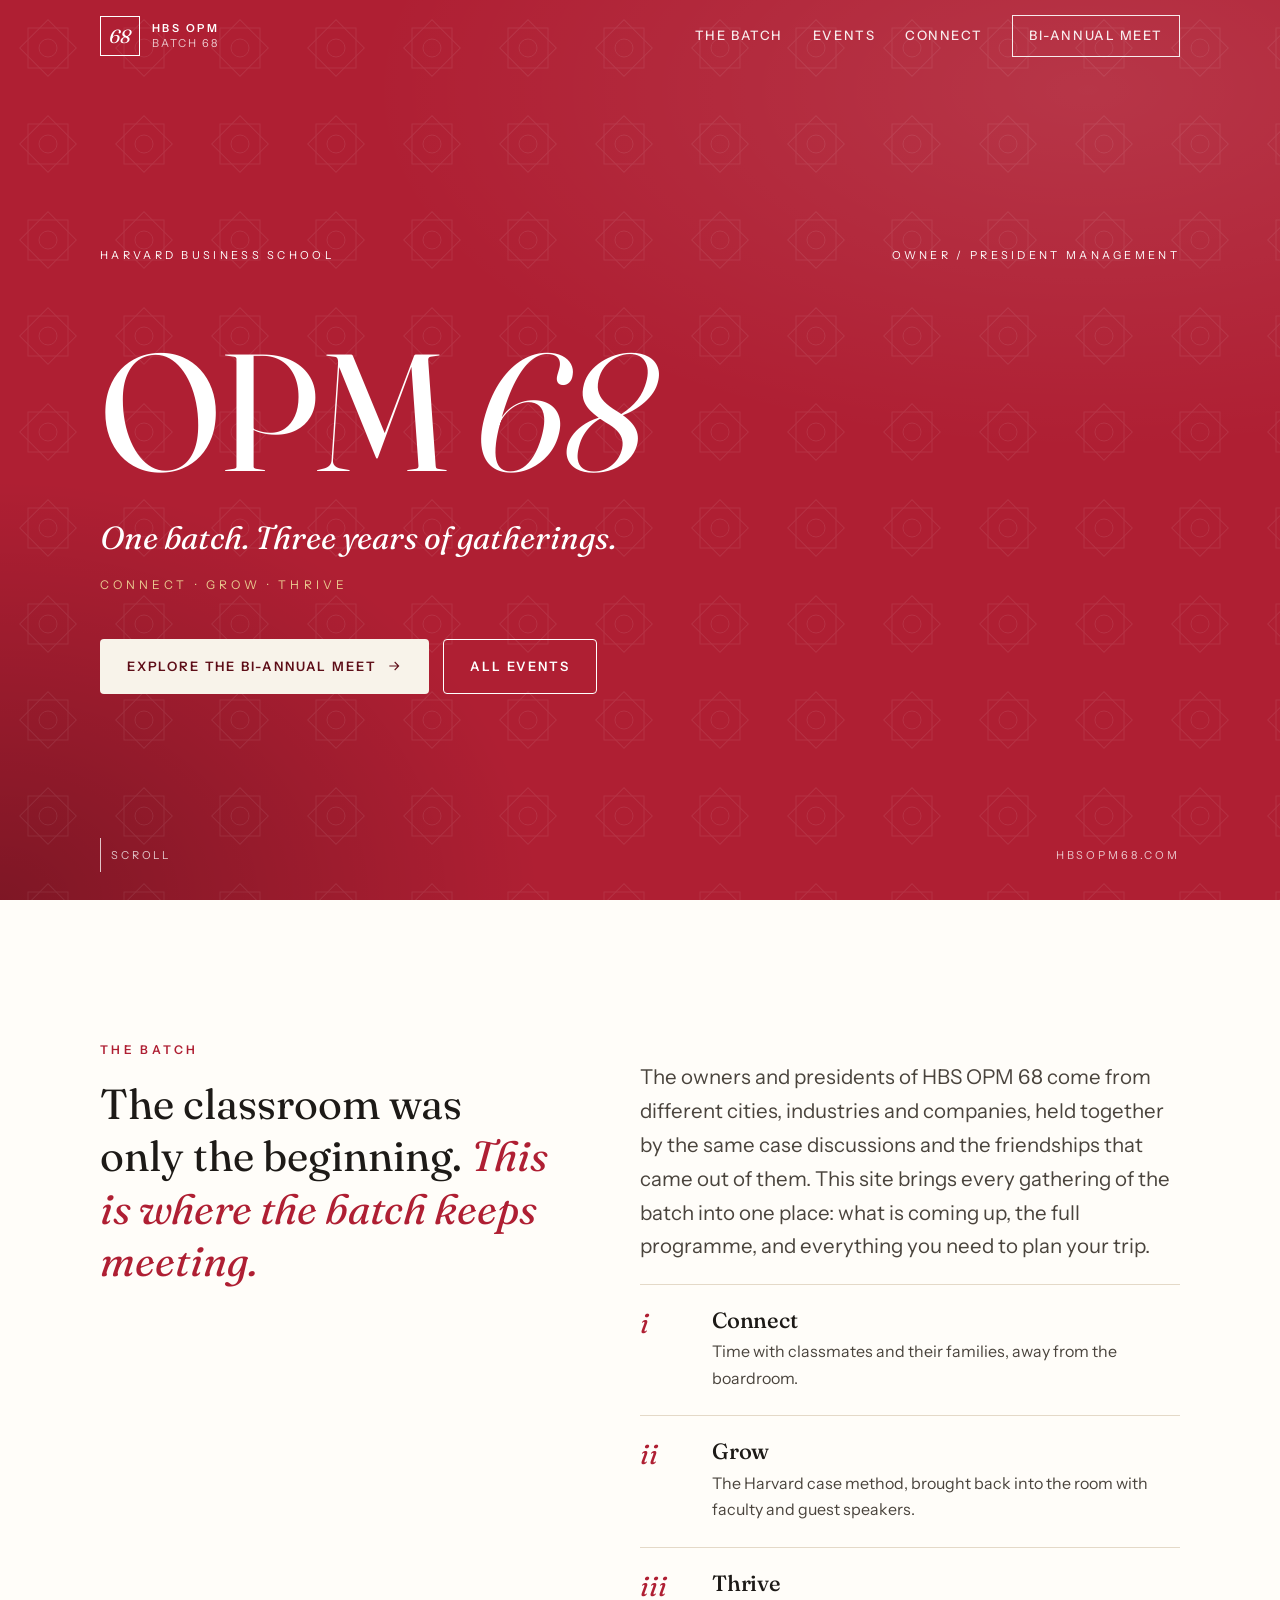
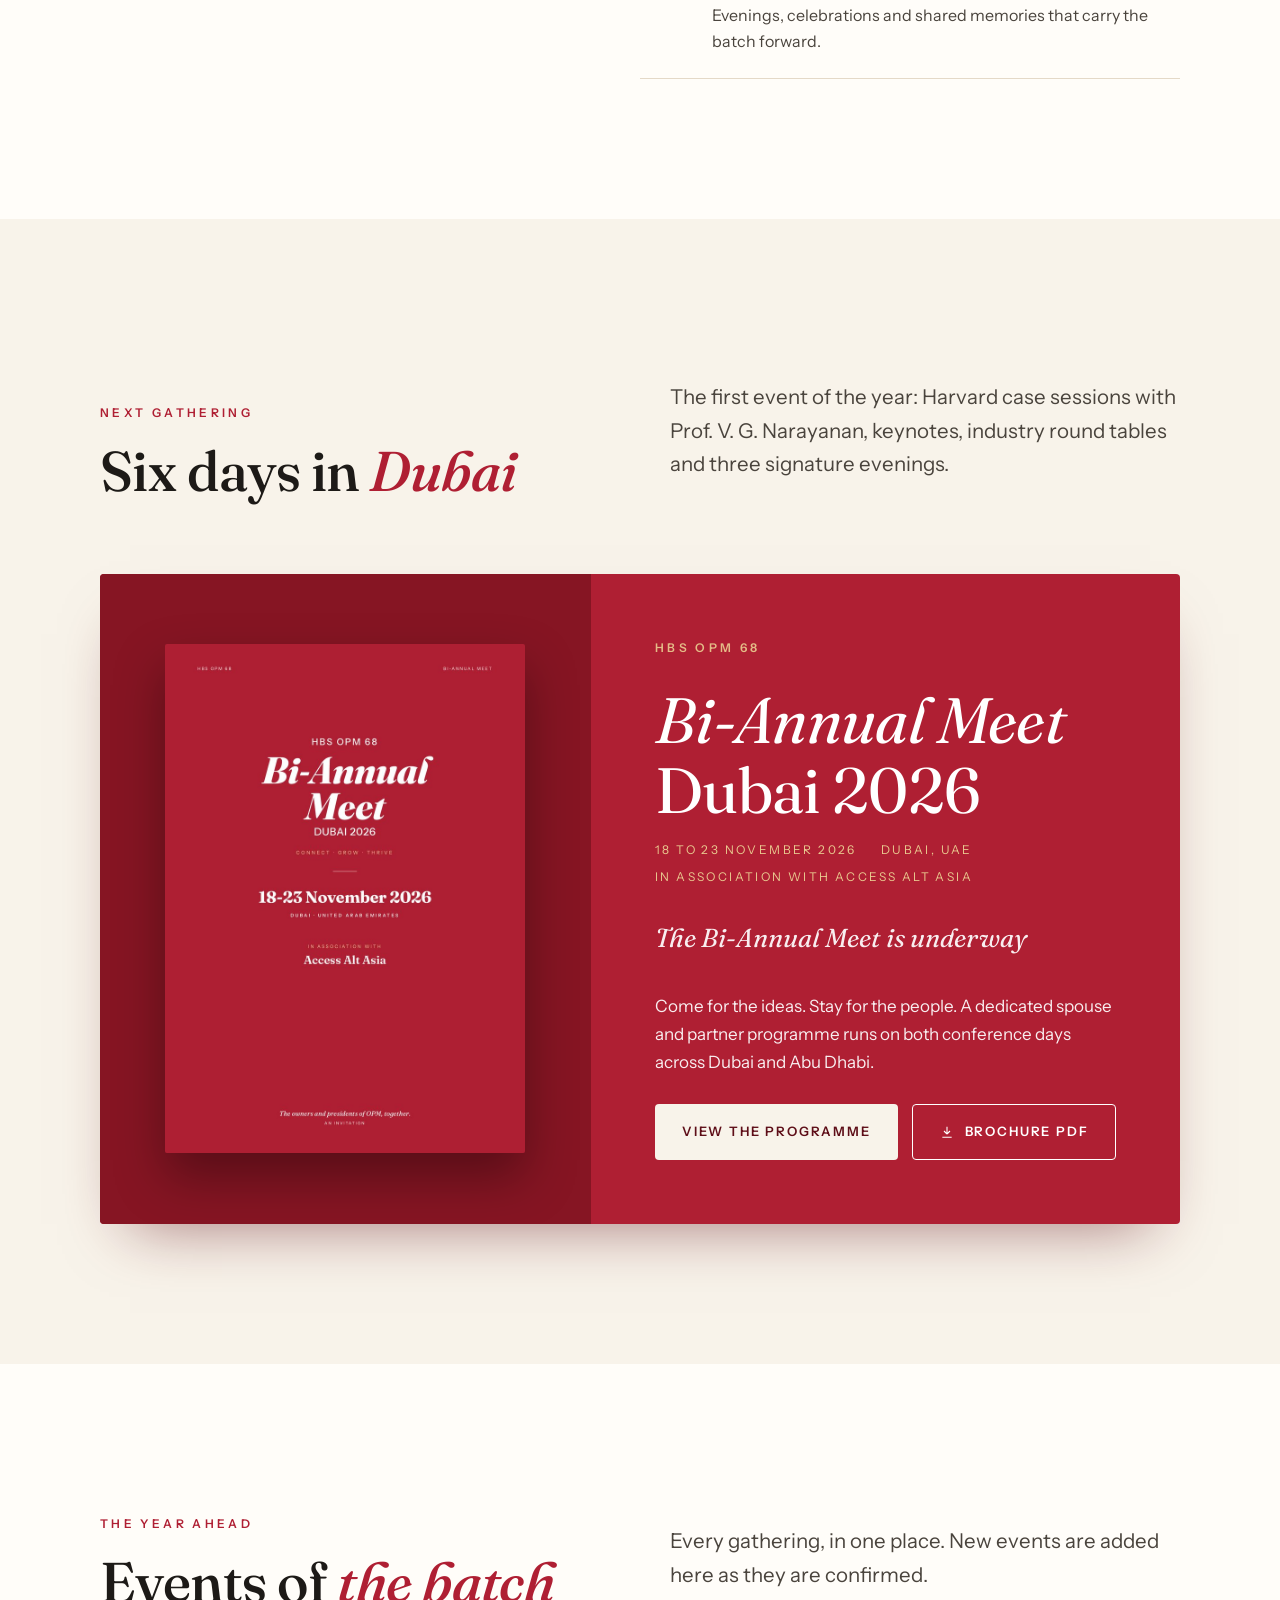
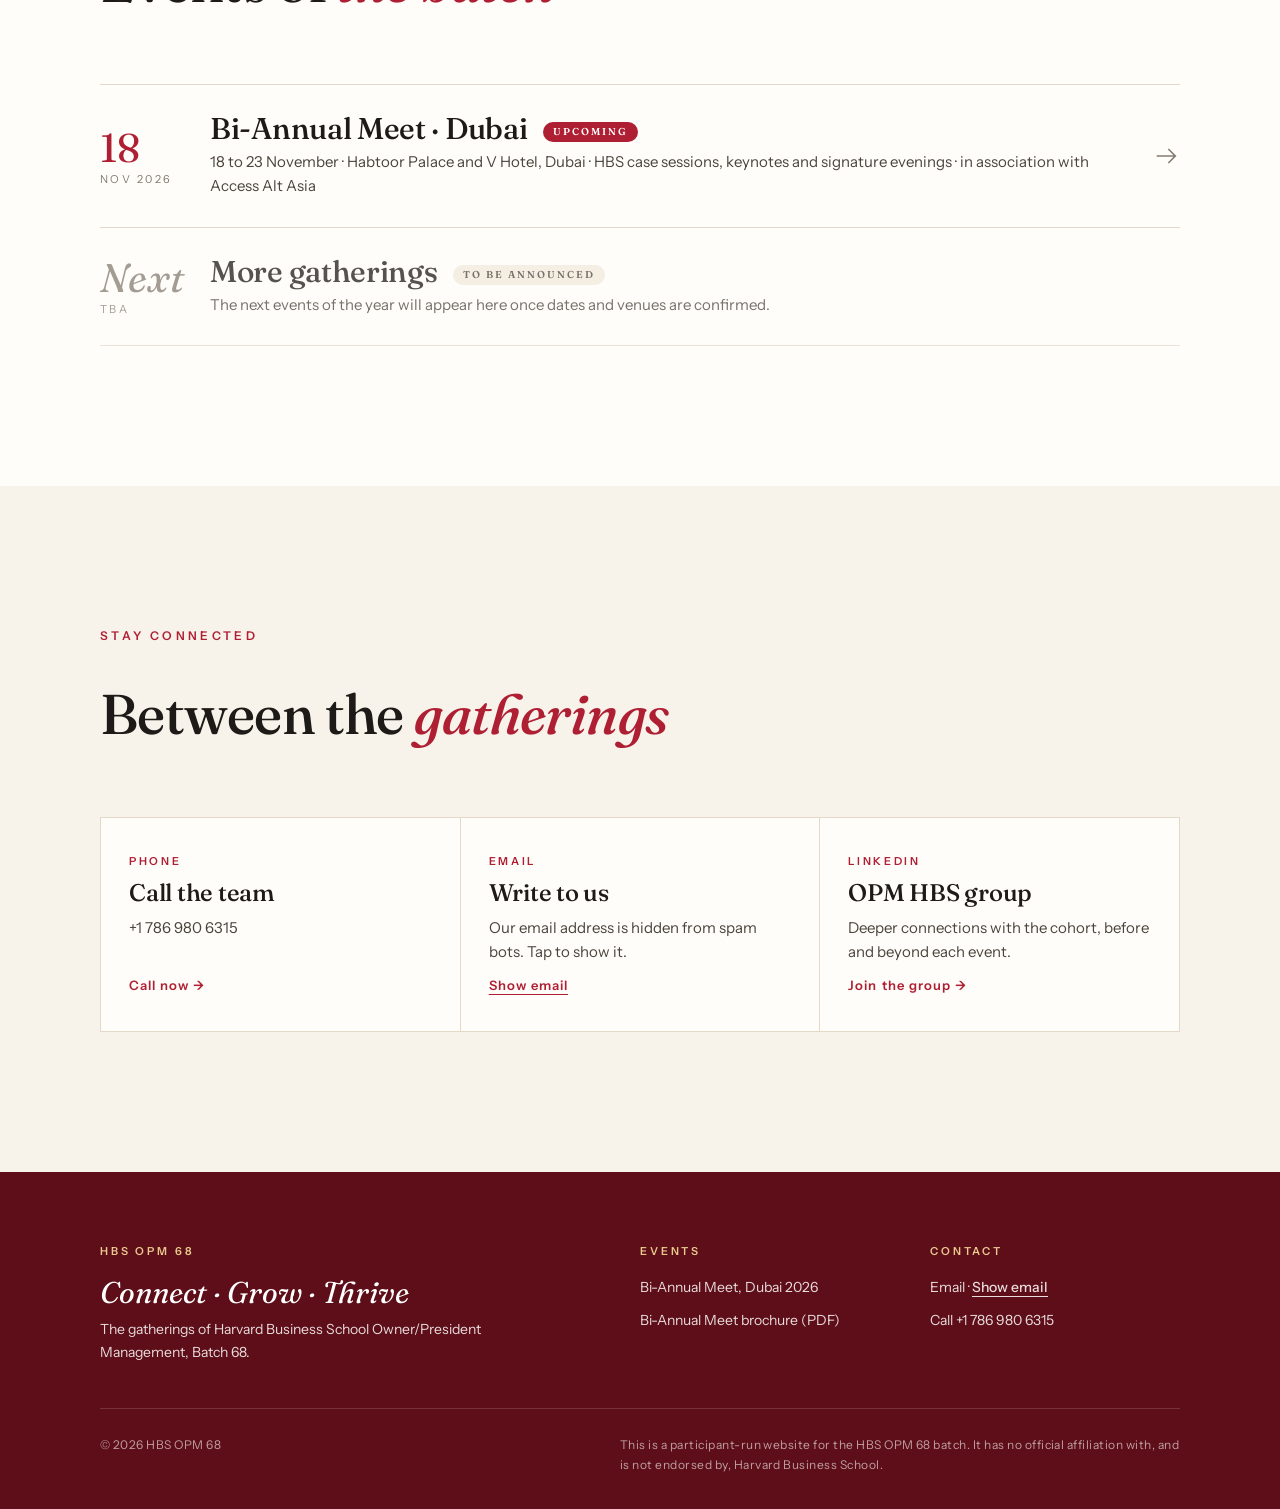
<file: index.html>
<!doctype html>
<html lang="en-GB">
<head>
<meta charset="utf-8">
<meta name="viewport" content="width=device-width, initial-scale=1">
<title>HBS OPM 68 · Gatherings of the Batch</title>
<meta name="description" content="The home of Harvard Business School OPM 68. Every gathering of the batch through the year, starting with the HBS OPM 68 Bi-Annual Meet in Dubai, 18 to 23 November 2026, in association with Access Alt Asia.">
<meta name="theme-color" content="#af1f33">
<link rel="canonical" href="https://hbsopm68.com/">
<meta property="og:type" content="website">
<meta property="og:site_name" content="HBS OPM 68">
<meta property="og:title" content="HBS OPM 68 · Gatherings of the Batch">
<meta property="og:description" content="Every gathering of the batch through the year. First up: the Bi-Annual Meet, Dubai, 18 to 23 November 2026.">
<meta property="og:url" content="https://hbsopm68.com/">
<meta property="og:image" content="https://hbsopm68.com/assets/img/meet-og.jpg">
<meta name="twitter:card" content="summary_large_image">
<link rel="icon" href="assets/img/favicon.svg" type="image/svg+xml">
<link rel="preconnect" href="https://fonts.googleapis.com">
<link rel="preconnect" href="https://fonts.gstatic.com" crossorigin>
<link href="https://fonts.googleapis.com/css2?family=Fraunces:ital,opsz,wght@0,9..144,400..700;1,9..144,400..800&family=Instrument+Sans:wght@400;500;600&display=swap" rel="stylesheet">
<link rel="stylesheet" href="assets/site.css">
</head>
<body>

<header class="nav" id="top">
  <div class="wrap">
    <a class="brand" href="./" aria-label="HBS OPM 68 home">
      <span class="brand-mark">68</span>
      <span class="brand-text">HBS OPM<span>Batch 68</span></span>
    </a>
    <button class="nav-toggle" aria-label="Menu" aria-expanded="false">
      <svg viewBox="0 0 24 24" fill="none" stroke="currentColor" stroke-width="1.5"><path d="M3 7h18M3 12h18M3 17h18"/></svg>
    </button>
    <nav class="nav-links">
      <a href="#about">The Batch</a>
      <a href="#events">Events</a>
      <a href="#connect">Connect</a>
      <a class="nav-cta" href="events/bi-annual-meet-dubai-2026/">Bi-Annual Meet</a>
    </nav>
  </div>
</header>

<main>
  <!-- HERO -->
  <section class="hero">
    <svg class="hero-pattern" aria-hidden="true" width="100%" height="100%">
      <defs>
        <pattern id="star" width="96" height="96" patternUnits="userSpaceOnUse">
          <g fill="none" stroke="#fff" stroke-width="1">
            <rect x="28" y="28" width="40" height="40"/>
            <rect x="28" y="28" width="40" height="40" transform="rotate(45 48 48)"/>
            <circle cx="48" cy="48" r="9"/>
          </g>
        </pattern>
      </defs>
      <rect width="100%" height="100%" fill="url(#star)"/>
    </svg>
    <div class="wrap">
      <div class="hero-kicker reveal"><span>Harvard Business School</span><span>Owner / President Management</span></div>
      <h1 class="reveal">OPM <span class="num">68</span></h1>
      <p class="hero-sub reveal">One batch. Three years of gatherings.</p>
      <p class="hero-tag reveal">Connect · Grow · Thrive</p>
      <div class="btn-row reveal">
        <a class="btn btn-light" href="events/bi-annual-meet-dubai-2026/">Explore the Bi-Annual Meet
          <svg viewBox="0 0 24 24" fill="none" stroke="currentColor" stroke-width="1.6"><path d="M5 12h14M13 6l6 6-6 6"/></svg></a>
        <a class="btn btn-ghost" href="#events">All events</a>
      </div>
    </div>
    <div class="hero-foot">
      <div class="wrap">
        <a class="scroll-cue" href="#about"><i></i>Scroll</a>
        <span class="hide-sm">hbsopm68.com</span>
      </div>
    </div>
  </section>

  <!-- ABOUT -->
  <section class="pad" id="about">
    <div class="wrap about-grid">
      <div class="reveal">
        <p class="eyebrow">The Batch</p>
        <p class="big-quote">The classroom was only the beginning. <em>This is where the batch keeps meeting.</em></p>
      </div>
      <div class="reveal">
        <p class="lede">The owners and presidents of HBS OPM 68 come from different cities, industries and companies, held together by the same case discussions and the friendships that came out of them. This site brings every gathering of the batch into one place: what is coming up, the full programme, and everything you need to plan your trip.</p>
        <div class="pillars">
          <div class="pillar"><b>i</b><div><h3>Connect</h3><p>Time with classmates and their families, away from the boardroom.</p></div></div>
          <div class="pillar"><b>ii</b><div><h3>Grow</h3><p>The Harvard case method, brought back into the room with faculty and guest speakers.</p></div></div>
          <div class="pillar"><b>iii</b><div><h3>Thrive</h3><p>Evenings, celebrations and shared memories that carry the batch forward.</p></div></div>
        </div>
      </div>
    </div>
  </section>

  <!-- FEATURED EVENT -->
  <section class="pad on-cream" id="next">
    <div class="wrap">
      <div class="section-head split reveal">
        <div>
          <p class="eyebrow">Next Gathering</p>
          <h2>Six days in <em>Dubai</em></h2>
        </div>
        <p class="lede">The first event of the year: Harvard case sessions with Prof. V. G. Narayanan, keynotes, industry round tables and three signature evenings.</p>
      </div>

      <article class="feature reveal">
        <div class="feature-media">
          <img src="assets/img/meet-cover.jpg" alt="HBS OPM 68 Bi-Annual Meet, Dubai 2026 brochure cover" width="800" height="1131" loading="lazy">
        </div>
        <div class="feature-body">
          <p class="eyebrow light">HBS OPM 68</p>
          <h3><em>Bi-Annual Meet</em> Dubai 2026</h3>
          <div class="feature-meta"><span>18 to 23 November 2026</span><span>Dubai, UAE</span><span>In association with Access Alt Asia</span></div>
          <div class="countdown" data-target="2026-11-18T00:00:00+04:00" data-done="The Bi-Annual Meet is underway">
            <div><b data-d>0</b><span>Days</span></div>
            <div><b data-h>00</b><span>Hours</span></div>
            <div><b data-m>00</b><span>Minutes</span></div>
            <div><b data-s>00</b><span>Seconds</span></div>
          </div>
          <p>Come for the ideas. Stay for the people. A dedicated spouse and partner programme runs on both conference days across Dubai and Abu Dhabi.</p>
          <div class="btn-row">
            <a class="btn btn-light" href="events/bi-annual-meet-dubai-2026/">View the programme</a>
            <a class="btn btn-ghost" href="assets/downloads/HBS-OPM-68-Bi-Annual-Meet-Dubai-2026-Brochure.pdf" download>
              <svg viewBox="0 0 24 24" fill="none" stroke="currentColor" stroke-width="1.6"><path d="M12 4v11m0 0l-4.5-4.5M12 15l4.5-4.5M5 20h14"/></svg>Brochure PDF</a>
          </div>
        </div>
      </article>
    </div>
  </section>

  <!-- EVENTS LIST -->
  <section class="pad" id="events">
    <div class="wrap">
      <div class="section-head split reveal">
        <div>
          <p class="eyebrow">The Year Ahead</p>
          <h2>Events of <em>the batch</em></h2>
        </div>
        <p class="lede">Every gathering, in one place. New events are added here as they are confirmed.</p>
      </div>

      <div class="events reveal">
        <!-- EVENT ROW TEMPLATE: copy this <a> block for each new event, newest dates at the bottom -->
        <a class="event-row" href="events/bi-annual-meet-dubai-2026/">
          <div class="event-date"><b>18</b><span>Nov 2026</span></div>
          <div>
            <h3>Bi-Annual Meet · Dubai <span class="tag">Upcoming</span></h3>
            <p>18 to 23 November · Habtoor Palace and V Hotel, Dubai · HBS case sessions, keynotes and signature evenings · in association with Access Alt Asia</p>
          </div>
          <svg class="arrow" viewBox="0 0 24 24" fill="none" stroke="currentColor" stroke-width="1.4"><path d="M4 12h16M14 6l6 6-6 6"/></svg>
        </a>
        <!-- /EVENT ROW -->

        <div class="event-row tbc">
          <div class="event-date"><b>Next</b><span>TBA</span></div>
          <div>
            <h3>More gatherings <span class="tag soft">To be announced</span></h3>
            <p>The next events of the year will appear here once dates and venues are confirmed.</p>
          </div>
        </div>
      </div>
    </div>
  </section>

  <!-- CONNECT -->
  <section class="pad on-cream" id="connect">
    <div class="wrap">
      <div class="section-head reveal">
        <p class="eyebrow">Stay Connected</p>
        <h2>Between the <em>gatherings</em></h2>
      </div>
      <div class="cards reveal">
        <a class="card" href="tel:+17869806315">
          <small>Phone</small><h3>Call the team</h3><p>+1 786 980 6315</p><span class="go">Call now →</span></a>
        <div class="card">
          <small>Email</small><h3>Write to us</h3><p>Our email address is hidden from spam bots. Tap to show it.</p><button type="button" class="email-btn go" data-e="bW9jLmxpYW1nQDk5eGhhaHNsdWhhcg==" aria-label="Show email address">Show email</button></div>
        <a class="card" href="https://www.linkedin.com/groups/14635228/" target="_blank" rel="noopener">
          <small>LinkedIn</small><h3>OPM HBS group</h3><p>Deeper connections with the cohort, before and beyond each event.</p><span class="go">Join the group →</span></a>
      </div>
    </div>
  </section>
</main>

<footer class="footer">
  <div class="wrap">
    <div class="footer-top">
      <div>
        <h4>HBS OPM 68</h4>
        <p class="footer-sign">Connect · Grow · Thrive</p>
        <p style="margin:0;max-width:420px">The gatherings of Harvard Business School Owner/President Management, Batch 68.</p>
      </div>
      <div>
        <h4>Events</h4>
        <ul>
          <li><a href="events/bi-annual-meet-dubai-2026/">Bi-Annual Meet, Dubai 2026</a></li>
          <li><a href="assets/downloads/HBS-OPM-68-Bi-Annual-Meet-Dubai-2026-Brochure.pdf" download>Bi-Annual Meet brochure (PDF)</a></li>
        </ul>
      </div>
      <div>
        <h4>Contact</h4>
        <ul>
          <li>Email · <button type="button" class="email-btn inline" data-e="bW9jLmxpYW1nQDk5eGhhaHNsdWhhcg==" aria-label="Show email address">Show email</button></li>
          <li><a href="tel:+17869806315">Call +1 786 980 6315</a></li>
        </ul>
      </div>
    </div>
    <div class="footer-bottom">
      <span>© <span data-year>2026</span> HBS OPM 68</span>
      <span>This is a participant-run website for the HBS OPM 68 batch. It has no official affiliation with, and is not endorsed by, Harvard Business School.</span>
    </div>
  </div>
</footer>


<script src="assets/site.js" defer></script>
</body>
</html>
</file>
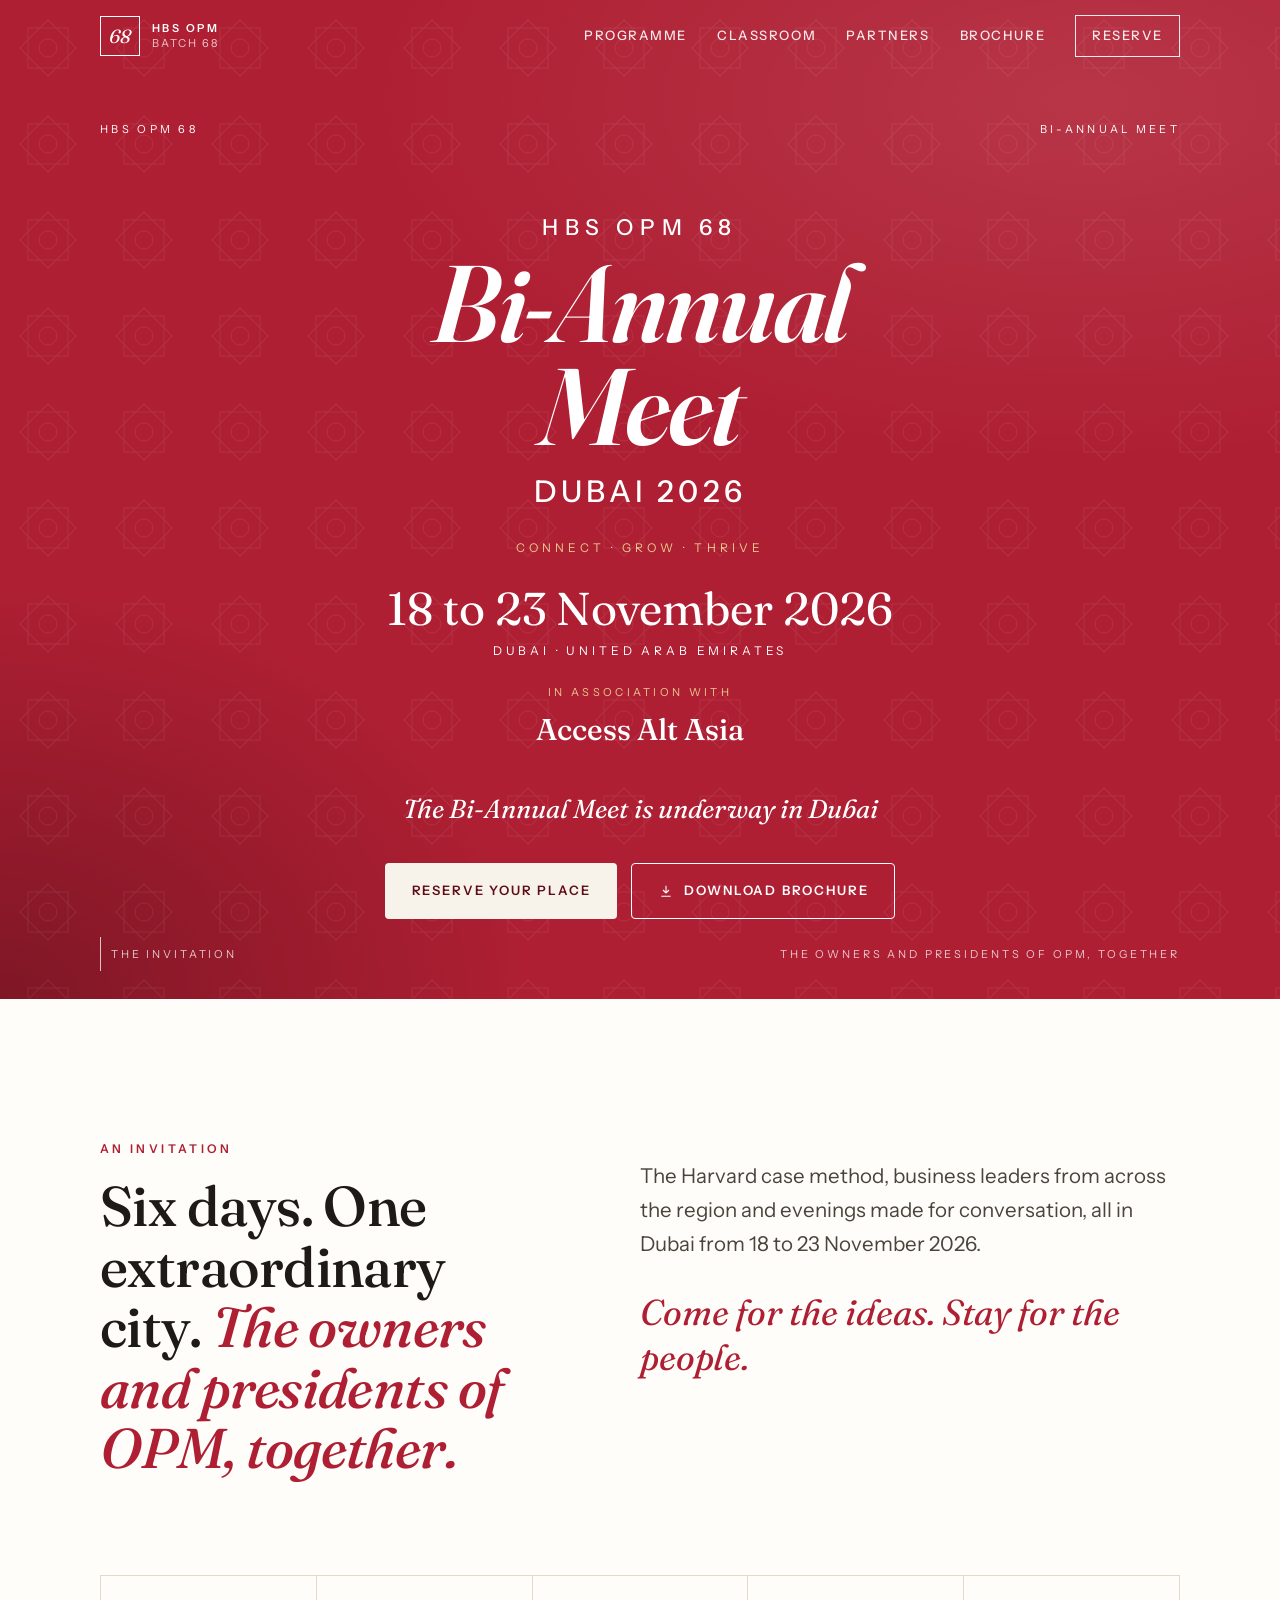
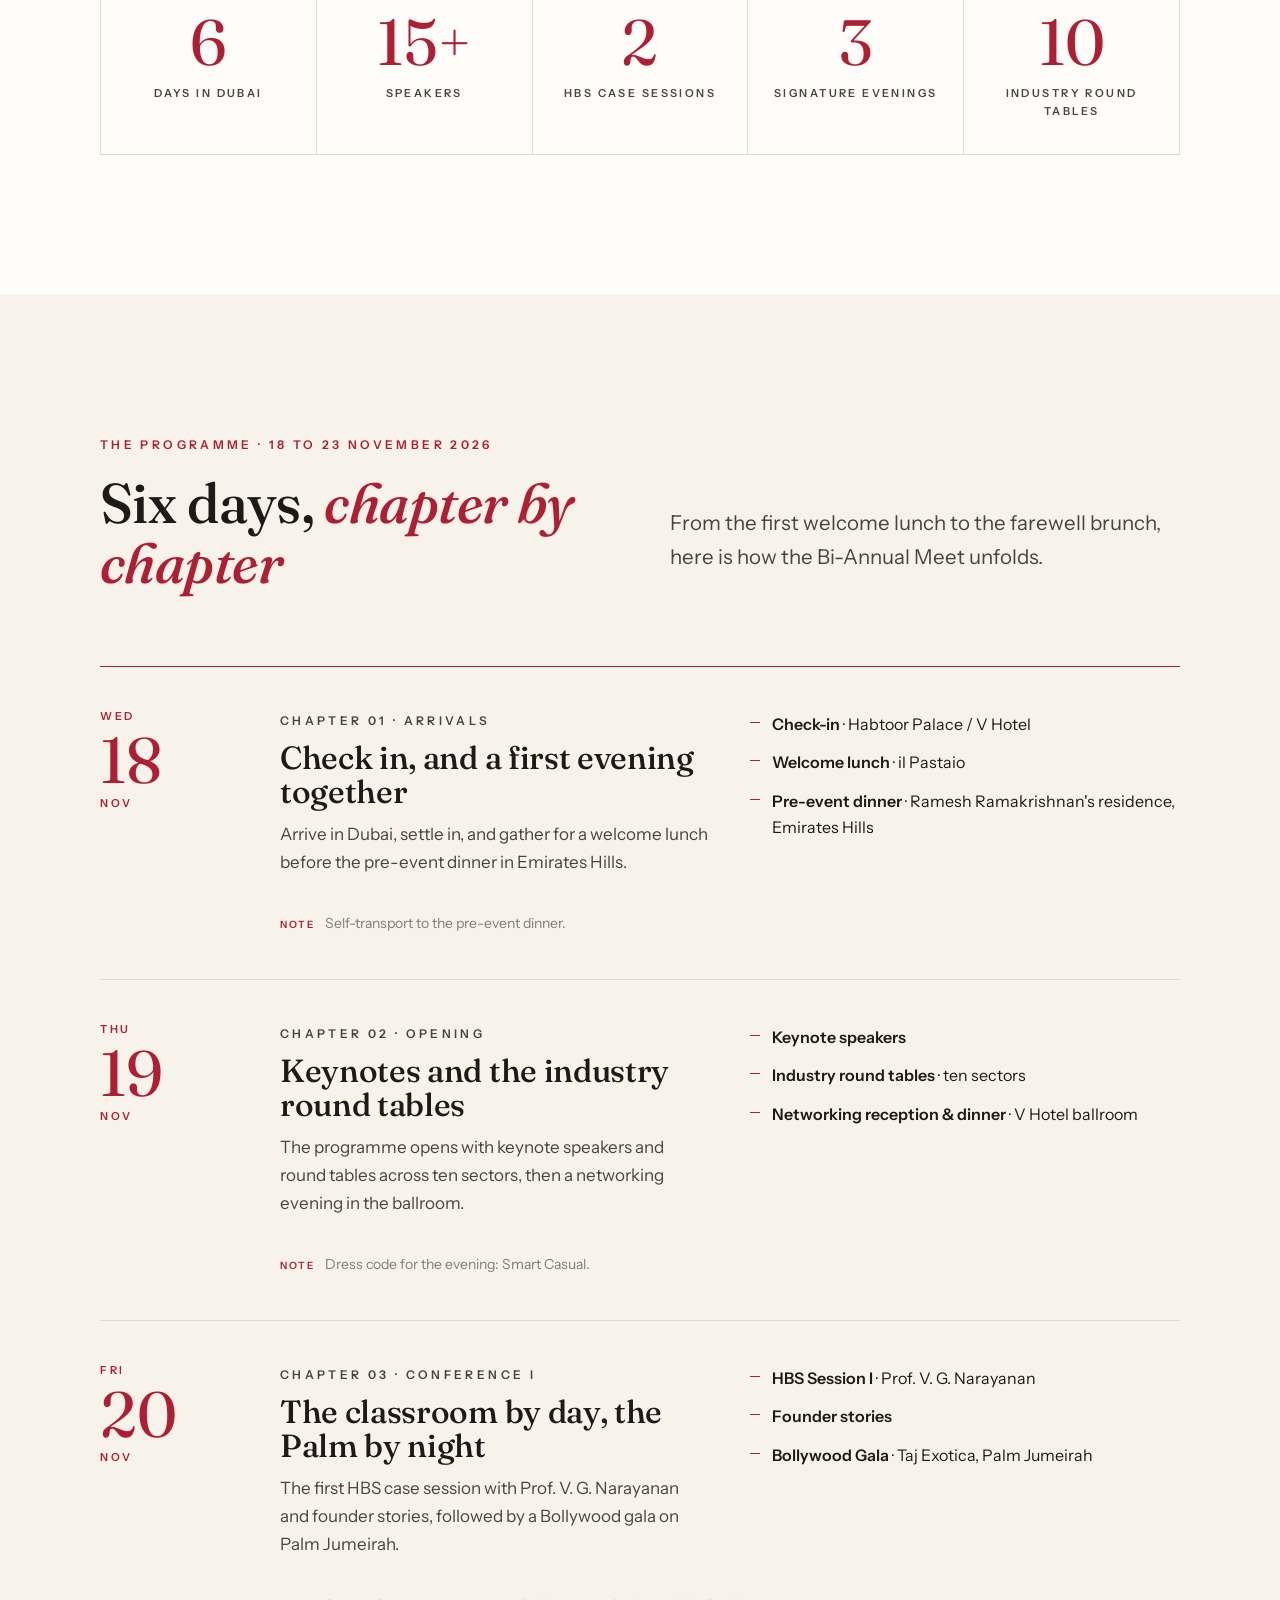
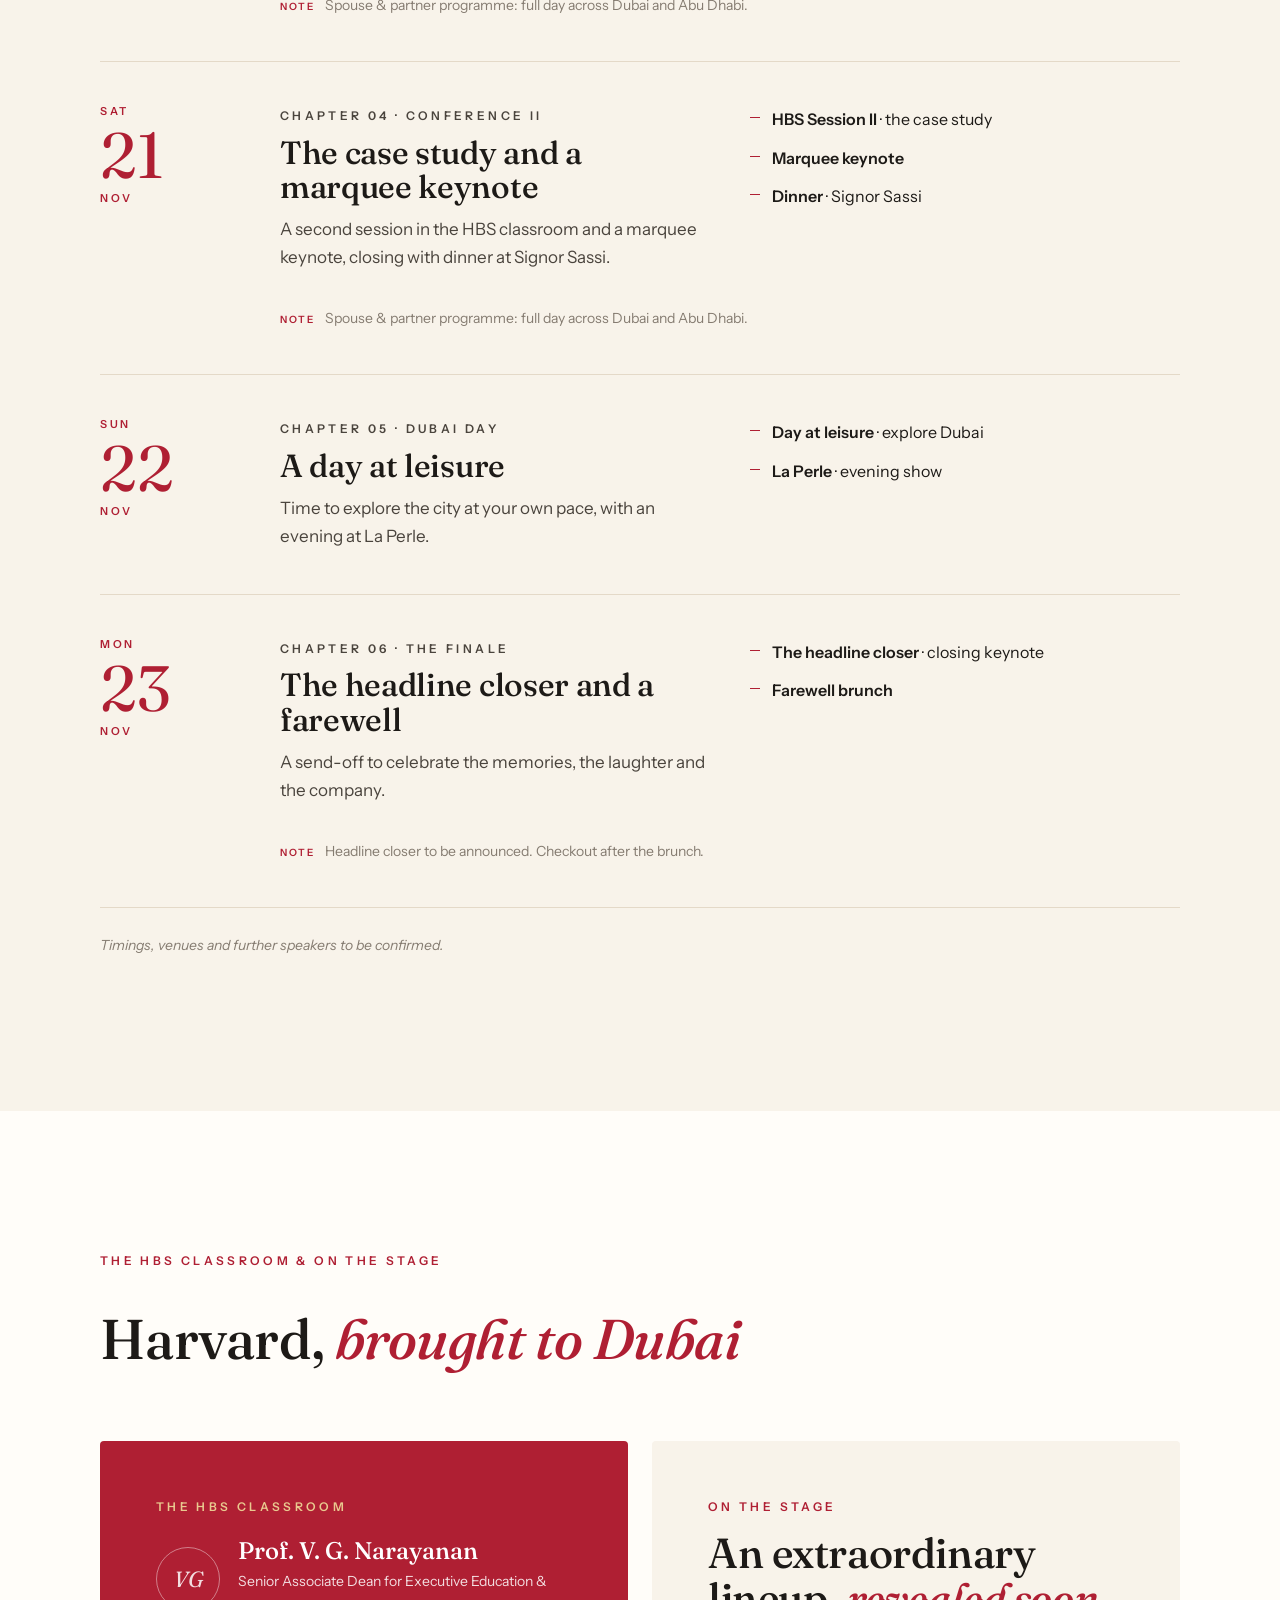
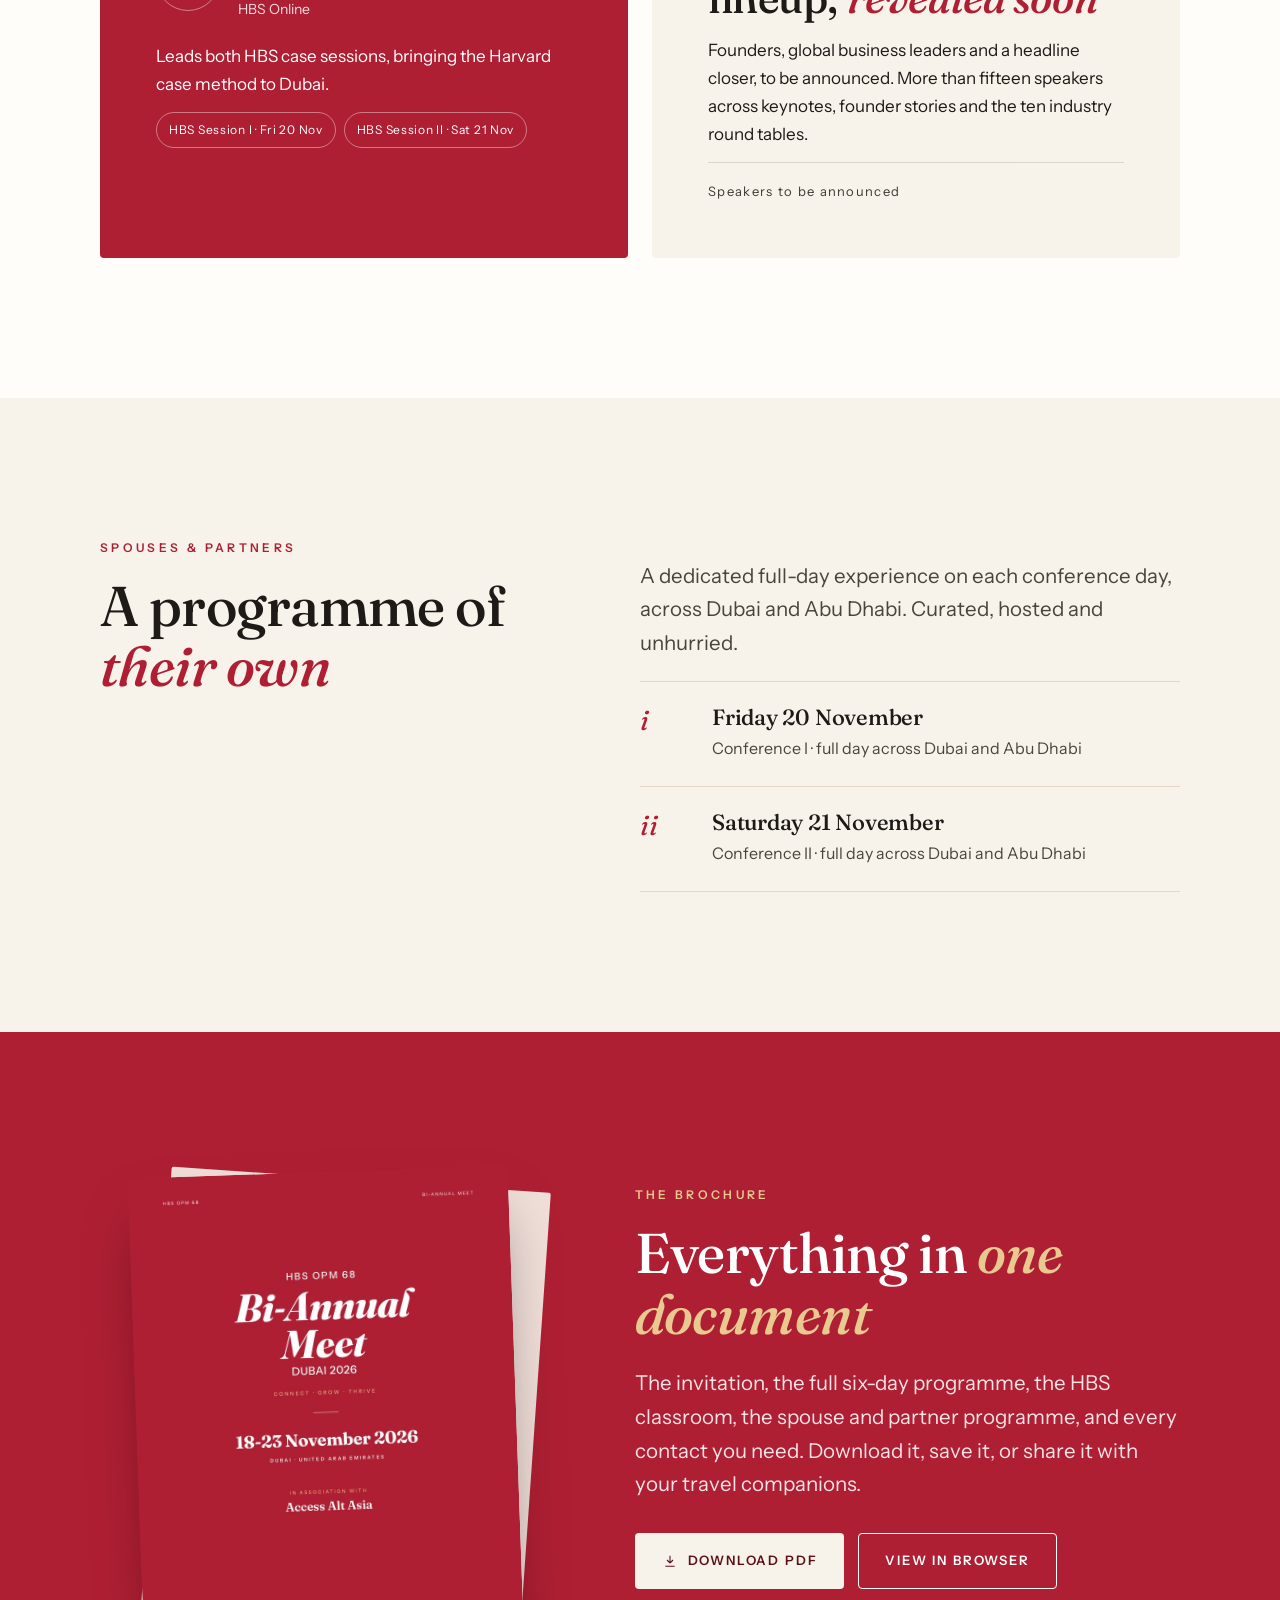
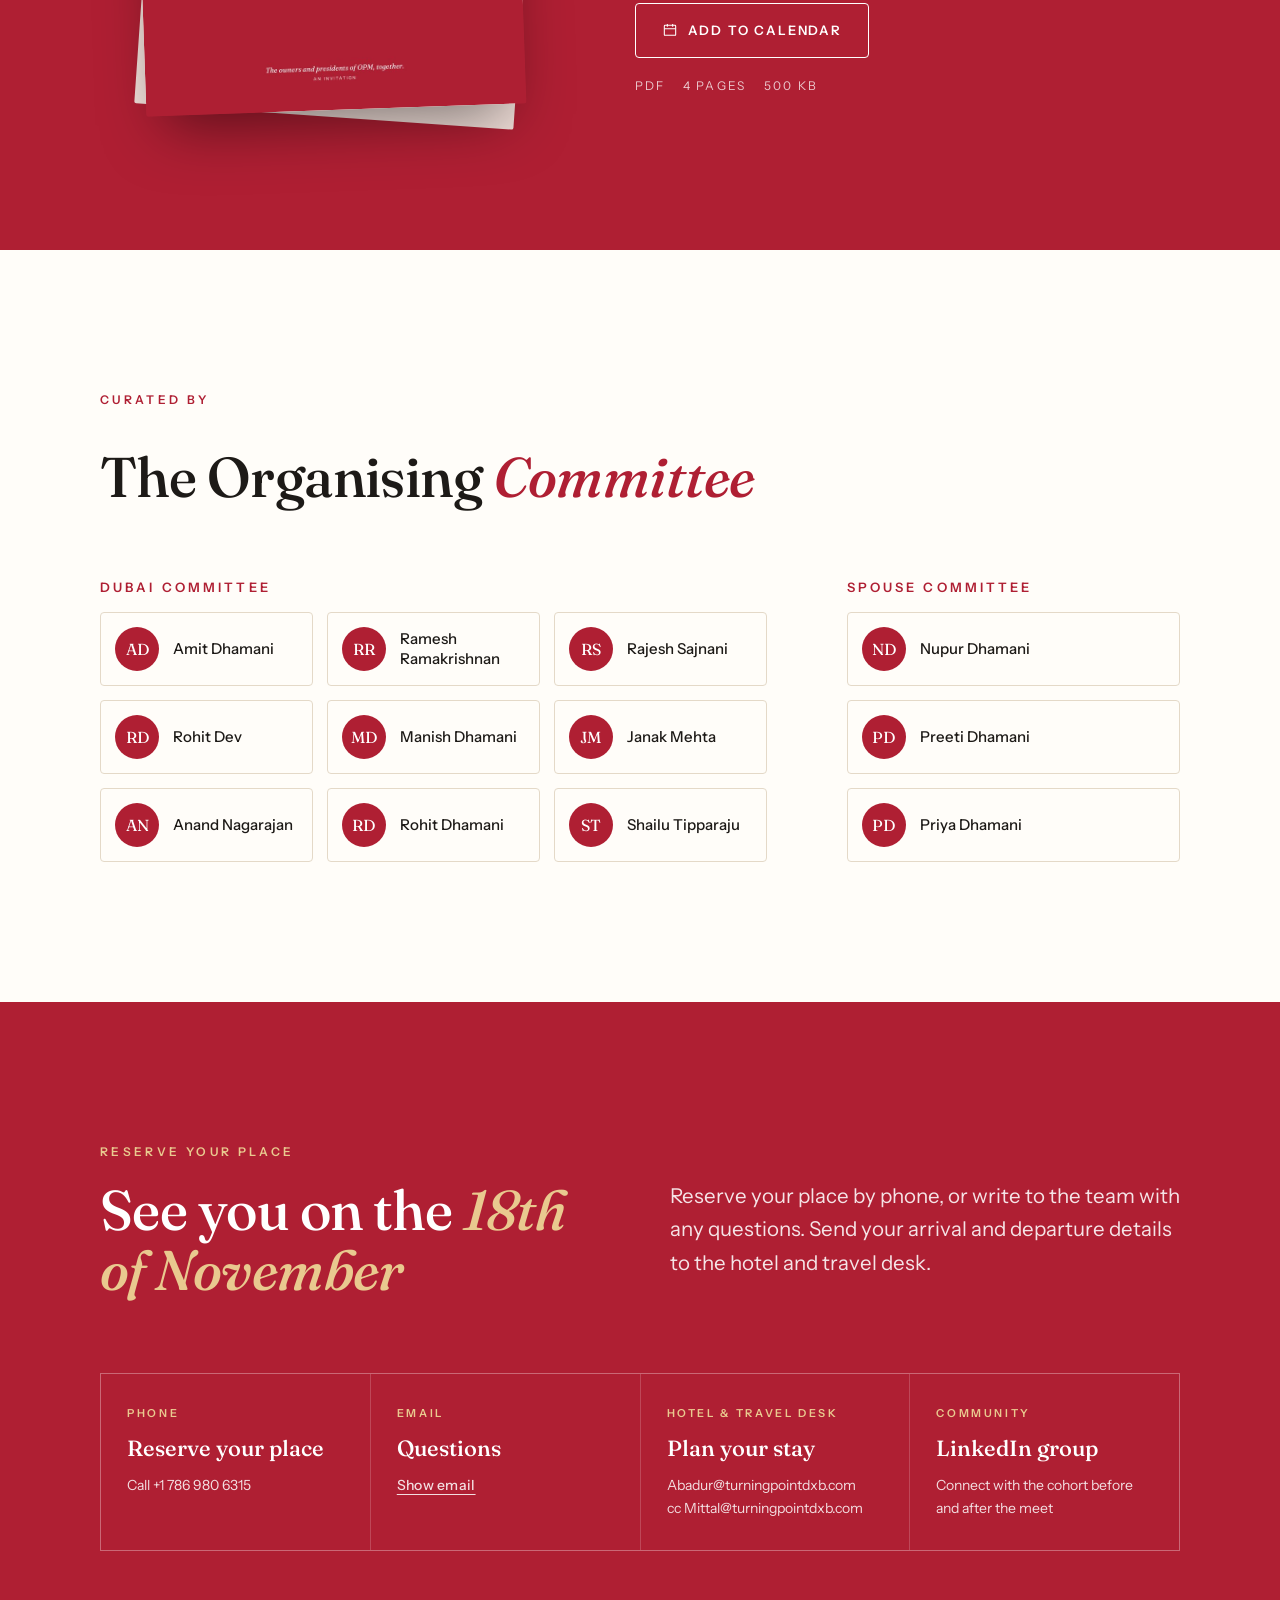
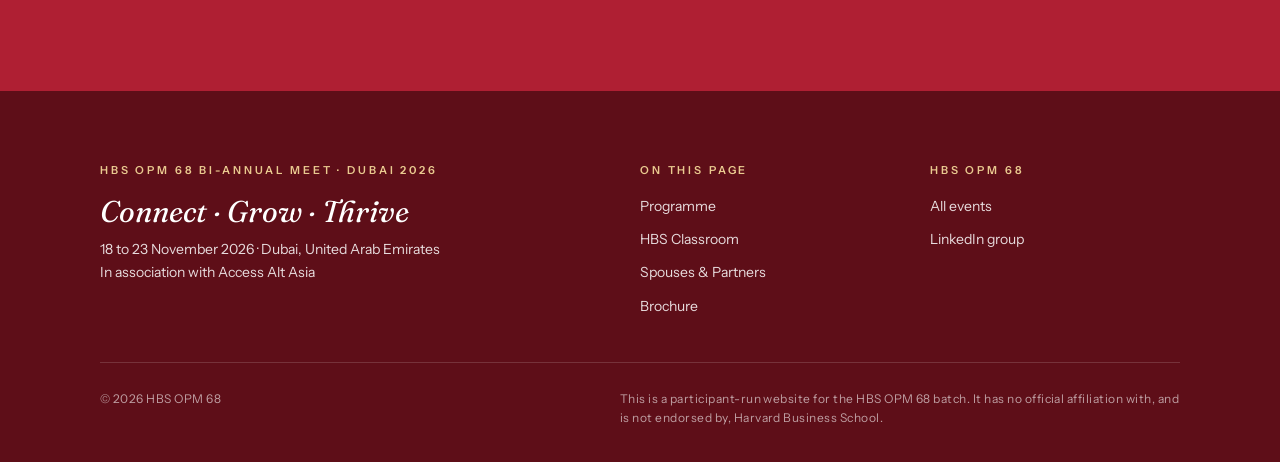
<file: events/bi-annual-meet-dubai-2026/index.html>
<!doctype html>
<html lang="en-GB">
<head>
<meta charset="utf-8">
<meta name="viewport" content="width=device-width, initial-scale=1">
<title>Bi-Annual Meet · Dubai 2026 · HBS OPM 68</title>
<meta name="description" content="Six days in Dubai, 18 to 23 November 2026. Two HBS case sessions with Prof. V. G. Narayanan, 15+ speakers, ten industry round tables, three signature evenings and a dedicated spouse and partner programme. In association with Access Alt Asia.">
<meta name="theme-color" content="#af1f33">
<link rel="canonical" href="https://hbsopm68.com/events/bi-annual-meet-dubai-2026/">
<meta property="og:type" content="website">
<meta property="og:site_name" content="HBS OPM 68">
<meta property="og:title" content="HBS OPM 68 Bi-Annual Meet · Dubai 2026">
<meta property="og:description" content="Six days. One extraordinary city. The owners and presidents of OPM, together. 18 to 23 November 2026.">
<meta property="og:url" content="https://hbsopm68.com/events/bi-annual-meet-dubai-2026/">
<meta property="og:image" content="https://hbsopm68.com/assets/img/meet-og.jpg">
<meta name="twitter:card" content="summary_large_image">
<link rel="icon" href="../../assets/img/favicon.svg" type="image/svg+xml">
<link rel="preconnect" href="https://fonts.googleapis.com">
<link rel="preconnect" href="https://fonts.gstatic.com" crossorigin>
<link href="https://fonts.googleapis.com/css2?family=Fraunces:ital,opsz,wght@0,9..144,400..700;1,9..144,400..800&family=Instrument+Sans:wght@400;500;600&display=swap" rel="stylesheet">
<link rel="stylesheet" href="../../assets/site.css">
<script type="application/ld+json">
{"@context":"https://schema.org","@type":"Event","name":"HBS OPM 68 Bi-Annual Meet, Dubai 2026","startDate":"2026-11-18","endDate":"2026-11-23","eventStatus":"https://schema.org/EventScheduled","eventAttendanceMode":"https://schema.org/OfflineEventAttendanceMode","location":{"@type":"Place","name":"Habtoor Palace and V Hotel","address":{"@type":"PostalAddress","addressLocality":"Dubai","addressCountry":"AE"}},"image":"https://hbsopm68.com/assets/img/meet-og.jpg","description":"Six days in Dubai with the Harvard case method, business leaders from across the region and evenings made for conversation.","organizer":{"@type":"Organization","name":"HBS OPM 68"},"sponsor":{"@type":"Organization","name":"Access Alt Asia"}}
</script>
</head>
<body>

<header class="nav">
  <div class="wrap">
    <a class="brand" href="../../" aria-label="HBS OPM 68 home">
      <span class="brand-mark">68</span>
      <span class="brand-text">HBS OPM<span>Batch 68</span></span>
    </a>
    <button class="nav-toggle" aria-label="Menu" aria-expanded="false">
      <svg viewBox="0 0 24 24" fill="none" stroke="currentColor" stroke-width="1.5"><path d="M3 7h18M3 12h18M3 17h18"/></svg>
    </button>
    <nav class="nav-links">
      <a href="#programme">Programme</a>
      <a href="#classroom">Classroom</a>
      <a href="#partners">Partners</a>
      <a href="#brochure">Brochure</a>
      <a class="nav-cta" href="#reserve">Reserve</a>
    </nav>
  </div>
</header>

<main>
  <!-- HERO -->
  <section class="hero ev-hero">
    <svg class="hero-pattern" aria-hidden="true" width="100%" height="100%">
      <defs>
        <pattern id="star" width="96" height="96" patternUnits="userSpaceOnUse">
          <g fill="none" stroke="#fff" stroke-width="1">
            <rect x="28" y="28" width="40" height="40"/>
            <rect x="28" y="28" width="40" height="40" transform="rotate(45 48 48)"/>
            <circle cx="48" cy="48" r="9"/>
          </g>
        </pattern>
      </defs>
      <rect width="100%" height="100%" fill="url(#star)"/>
    </svg>
    <div class="wrap center">
      <div class="hero-kicker reveal"><span>HBS OPM 68</span><span>Bi-Annual Meet</span></div>
      <p class="pre reveal">HBS OPM 68</p>
      <h1 class="reveal">Bi-Annual <br>Meet</h1>
      <p class="city reveal">Dubai 2026</p>
      <p class="hero-tag reveal" style="margin:22px 0 0">Connect · Grow · Thrive</p>
      <p class="dates reveal">18 to 23 November 2026</p>
      <p class="where reveal">Dubai · United Arab Emirates</p>
      <p class="assoc reveal"><small>In association with</small><b>Access Alt Asia</b></p>
      <div class="countdown reveal" data-target="2026-11-18T00:00:00+04:00" data-done="The Bi-Annual Meet is underway in Dubai">
        <div><b data-d>0</b><span>Days</span></div>
        <div><b data-h>00</b><span>Hours</span></div>
        <div><b data-m>00</b><span>Minutes</span></div>
        <div><b data-s>00</b><span>Seconds</span></div>
      </div>
      <div class="btn-row reveal">
        <a class="btn btn-light" href="tel:+17869806315">Reserve your place</a>
        <a class="btn btn-ghost" href="../../assets/downloads/HBS-OPM-68-Bi-Annual-Meet-Dubai-2026-Brochure.pdf" download>
          <svg viewBox="0 0 24 24" fill="none" stroke="currentColor" stroke-width="1.6"><path d="M12 4v11m0 0l-4.5-4.5M12 15l4.5-4.5M5 20h14"/></svg>Download brochure</a>
      </div>
    </div>
    <div class="hero-foot">
      <div class="wrap">
        <a class="scroll-cue" href="#invitation"><i></i>The invitation</a>
        <span class="hide-sm">The owners and presidents of OPM, together</span>
      </div>
    </div>
  </section>

  <!-- INVITATION -->
  <section class="pad" id="invitation">
    <div class="wrap about-grid">
      <div class="reveal">
        <p class="eyebrow">An Invitation</p>
        <h2>Six days. One extraordinary city. <em>The owners and presidents of OPM, together.</em></h2>
      </div>
      <div class="reveal">
        <p class="lede">The Harvard case method, business leaders from across the region and evenings made for conversation, all in Dubai from 18 to 23 November 2026.</p>
        <p class="big-quote" style="font-size:clamp(26px,3vw,36px);margin-top:30px"><em>Come for the ideas. Stay for the people.</em></p>
      </div>
    </div>
    <div class="wrap" style="margin-top:clamp(56px,8vw,96px)">
      <div class="stats reveal">
        <div class="stat"><b>6</b><span>Days in Dubai</span></div>
        <div class="stat"><b>15+</b><span>Speakers</span></div>
        <div class="stat"><b>2</b><span>HBS case sessions</span></div>
        <div class="stat"><b>3</b><span>Signature evenings</span></div>
        <div class="stat"><b>10</b><span>Industry round tables</span></div>
      </div>
    </div>
  </section>

  <!-- PROGRAMME -->
  <section class="pad on-cream" id="programme">
    <div class="wrap">
      <div class="section-head split reveal">
        <div>
          <p class="eyebrow">The Programme · 18 to 23 November 2026</p>
          <h2>Six days, <em>chapter by chapter</em></h2>
        </div>
        <p class="lede">From the first welcome lunch to the farewell brunch, here is how the Bi-Annual Meet unfolds.</p>
      </div>

      <div class="days">
        <article class="day reveal">
          <div class="day-date"><small>Wed</small><b>18</b><small>Nov</small></div>
          <div class="day-main">
            <p class="eyebrow">Chapter 01 · Arrivals</p>
            <h3>Check in, and a first evening together</h3>
            <p>Arrive in Dubai, settle in, and gather for a welcome lunch before the pre-event dinner in Emirates Hills.</p>
          </div>
          <ul class="day-items">
            <li><b>Check-in</b> · Habtoor Palace / V Hotel</li>
            <li><b>Welcome lunch</b> · il Pastaio</li>
            <li><b>Pre-event dinner</b> · Ramesh Ramakrishnan's residence, Emirates Hills</li>
          </ul>
          <p class="day-note">Self-transport to the pre-event dinner.</p>
        </article>

        <article class="day reveal">
          <div class="day-date"><small>Thu</small><b>19</b><small>Nov</small></div>
          <div class="day-main">
            <p class="eyebrow">Chapter 02 · Opening</p>
            <h3>Keynotes and the industry round tables</h3>
            <p>The programme opens with keynote speakers and round tables across ten sectors, then a networking evening in the ballroom.</p>
          </div>
          <ul class="day-items">
            <li><b>Keynote speakers</b></li>
            <li><b>Industry round tables</b> · ten sectors</li>
            <li><b>Networking reception &amp; dinner</b> · V Hotel ballroom</li>
          </ul>
          <p class="day-note">Dress code for the evening: Smart Casual.</p>
        </article>

        <article class="day reveal">
          <div class="day-date"><small>Fri</small><b>20</b><small>Nov</small></div>
          <div class="day-main">
            <p class="eyebrow">Chapter 03 · Conference I</p>
            <h3>The classroom by day, the Palm by night</h3>
            <p>The first HBS case session with Prof. V. G. Narayanan and founder stories, followed by a Bollywood gala on Palm Jumeirah.</p>
          </div>
          <ul class="day-items">
            <li><b>HBS Session I</b> · Prof. V. G. Narayanan</li>
            <li><b>Founder stories</b></li>
            <li><b>Bollywood Gala</b> · Taj Exotica, Palm Jumeirah</li>
          </ul>
          <p class="day-note">Spouse &amp; partner programme: full day across Dubai and Abu Dhabi.</p>
        </article>

        <article class="day reveal">
          <div class="day-date"><small>Sat</small><b>21</b><small>Nov</small></div>
          <div class="day-main">
            <p class="eyebrow">Chapter 04 · Conference II</p>
            <h3>The case study and a marquee keynote</h3>
            <p>A second session in the HBS classroom and a marquee keynote, closing with dinner at Signor Sassi.</p>
          </div>
          <ul class="day-items">
            <li><b>HBS Session II</b> · the case study</li>
            <li><b>Marquee keynote</b></li>
            <li><b>Dinner</b> · Signor Sassi</li>
          </ul>
          <p class="day-note">Spouse &amp; partner programme: full day across Dubai and Abu Dhabi.</p>
        </article>

        <article class="day reveal">
          <div class="day-date"><small>Sun</small><b>22</b><small>Nov</small></div>
          <div class="day-main">
            <p class="eyebrow">Chapter 05 · Dubai Day</p>
            <h3>A day at leisure</h3>
            <p>Time to explore the city at your own pace, with an evening at La Perle.</p>
          </div>
          <ul class="day-items">
            <li><b>Day at leisure</b> · explore Dubai</li>
            <li><b>La Perle</b> · evening show</li>
          </ul>
        </article>

        <article class="day reveal">
          <div class="day-date"><small>Mon</small><b>23</b><small>Nov</small></div>
          <div class="day-main">
            <p class="eyebrow">Chapter 06 · The Finale</p>
            <h3>The headline closer and a farewell</h3>
            <p>A send-off to celebrate the memories, the laughter and the company.</p>
          </div>
          <ul class="day-items">
            <li><b>The headline closer</b> · closing keynote</li>
            <li><b>Farewell brunch</b></li>
          </ul>
          <p class="day-note">Headline closer to be announced. Checkout after the brunch.</p>
        </article>
      </div>
      <p class="fine">Timings, venues and further speakers to be confirmed.</p>
    </div>
  </section>

  <!-- CLASSROOM + PARTNERS -->
  <section class="pad" id="classroom">
    <div class="wrap">
      <div class="section-head reveal">
        <p class="eyebrow">The HBS Classroom &amp; On the Stage</p>
        <h2>Harvard, <em>brought to Dubai</em></h2>
      </div>
      <div class="duo">
        <div class="panel crimson reveal">
          <p class="eyebrow light" style="margin:0">The HBS Classroom</p>
          <div class="prof">
            <span class="mono">VG</span>
            <div><b>Prof. V. G. Narayanan</b><span>Senior Associate Dean for Executive Education &amp; HBS Online</span></div>
          </div>
          <p>Leads both HBS case sessions, bringing the Harvard case method to Dubai.</p>
          <div class="chips"><span class="chip">HBS Session I · Fri 20 Nov</span><span class="chip">HBS Session II · Sat 21 Nov</span></div>
        </div>
        <div class="panel cream reveal">
          <p class="eyebrow" style="margin:0">On the Stage</p>
          <h3>An extraordinary lineup, <em>revealed soon</em></h3>
          <p>Founders, global business leaders and a headline closer, to be announced. More than fifteen speakers across keynotes, founder stories and the ten industry round tables.</p>
          <p class="meta">Speakers to be announced</p>
        </div>
      </div>
    </div>
  </section>

  <section class="pad on-cream" id="partners">
    <div class="wrap about-grid">
      <div class="reveal">
        <p class="eyebrow">Spouses &amp; Partners</p>
        <h2>A programme of <em>their own</em></h2>
      </div>
      <div class="reveal">
        <p class="lede">A dedicated full-day experience on each conference day, across Dubai and Abu Dhabi. Curated, hosted and unhurried.</p>
        <div class="pillars">
          <div class="pillar"><b>i</b><div><h3>Friday 20 November</h3><p>Conference I · full day across Dubai and Abu Dhabi</p></div></div>
          <div class="pillar"><b>ii</b><div><h3>Saturday 21 November</h3><p>Conference II · full day across Dubai and Abu Dhabi</p></div></div>
        </div>
      </div>
    </div>
  </section>

  <!-- BROCHURE DOWNLOAD -->
  <section class="pad on-crimson" id="brochure">
    <div class="wrap download">
      <div class="pdf-stack reveal">
        <img src="../../assets/img/meet-cover.jpg" alt="Cover of the HBS OPM 68 Bi-Annual Meet, Dubai 2026 brochure" width="800" height="1131" loading="lazy">
      </div>
      <div class="reveal">
        <p class="eyebrow light">The Brochure</p>
        <h2>Everything in <em>one document</em></h2>
        <p class="lede" style="color:rgba(255,255,255,.88);margin:22px 0 32px">The invitation, the full six-day programme, the HBS classroom, the spouse and partner programme, and every contact you need. Download it, save it, or share it with your travel companions.</p>
        <div class="btn-row">
          <a class="btn btn-light" href="../../assets/downloads/HBS-OPM-68-Bi-Annual-Meet-Dubai-2026-Brochure.pdf" download>
            <svg viewBox="0 0 24 24" fill="none" stroke="currentColor" stroke-width="1.6"><path d="M12 4v11m0 0l-4.5-4.5M12 15l4.5-4.5M5 20h14"/></svg>Download PDF</a>
          <a class="btn btn-ghost" href="../../assets/downloads/HBS-OPM-68-Bi-Annual-Meet-Dubai-2026-Brochure.pdf" target="_blank" rel="noopener">View in browser</a>
          <a class="btn btn-ghost" href="bi-annual-meet-dubai-2026.ics" download>
            <svg viewBox="0 0 24 24" fill="none" stroke="currentColor" stroke-width="1.6"><rect x="3.5" y="5" width="17" height="15" rx="1"/><path d="M3.5 10h17M8 3v4M16 3v4"/></svg>Add to calendar</a>
        </div>
        <p class="file-meta"><span>PDF</span><span>4 pages</span><span>500 KB</span></p>
      </div>
    </div>
  </section>

  <!-- COMMITTEE -->
  <section class="pad" id="committee">
    <div class="wrap">
      <div class="section-head reveal">
        <p class="eyebrow">Curated By</p>
        <h2>The Organising <em>Committee</em></h2>
      </div>
      <div class="committee">
        <div class="reveal">
          <h3>Dubai Committee</h3>
          <ul class="people">
            <li class="person"><i>AD</i><span>Amit Dhamani</span></li>
            <li class="person"><i>RR</i><span>Ramesh Ramakrishnan</span></li>
            <li class="person"><i>RS</i><span>Rajesh Sajnani</span></li>
            <li class="person"><i>RD</i><span>Rohit Dev</span></li>
            <li class="person"><i>MD</i><span>Manish Dhamani</span></li>
            <li class="person"><i>JM</i><span>Janak Mehta</span></li>
            <li class="person"><i>AN</i><span>Anand Nagarajan</span></li>
            <li class="person"><i>RD</i><span>Rohit Dhamani</span></li>
            <li class="person"><i>ST</i><span>Shailu Tipparaju</span></li>
          </ul>
        </div>
        <div class="reveal">
          <h3>Spouse Committee</h3>
          <ul class="people">
            <li class="person"><i>ND</i><span>Nupur Dhamani</span></li>
            <li class="person"><i>PD</i><span>Preeti Dhamani</span></li>
            <li class="person"><i>PD</i><span>Priya Dhamani</span></li>
          </ul>
        </div>
      </div>
    </div>
  </section>

  <!-- RESERVE -->
  <section class="pad on-crimson" id="reserve">
    <div class="wrap">
      <div class="section-head split reveal">
        <div>
          <p class="eyebrow light">Reserve Your Place</p>
          <h2>See you on the <em>18th of November</em></h2>
        </div>
        <p class="lede" style="color:rgba(255,255,255,.88)">Reserve your place by phone, or write to the team with any questions. Send your arrival and departure details to the hotel and travel desk.</p>
      </div>
      <div class="contact-grid reveal">
        <a class="contact" href="tel:+17869806315">
          <small>Phone</small><b>Reserve your place</b><span>Call +1 786 980 6315</span></a>
        <div class="contact">
          <small>Email</small><b>Questions</b><span><button type="button" class="email-btn light" data-e="bW9jLmxpYW1nQDk5eGhhaHNsdWhhcg==" data-s="HBS%20OPM%2068%20Bi-Annual%20Meet%20Dubai%202026" aria-label="Show email address">Show email</button></span></div>
        <a class="contact" href="mailto:Abadur@turningpointdxb.com?cc=Mittal@turningpointdxb.com&amp;subject=HBS%20OPM%2068%20Bi-Annual%20Meet%20-%20Arrival%20and%20Departure">
          <small>Hotel &amp; Travel Desk</small><b>Plan your stay</b><span>Abadur@turningpointdxb.com<br>cc Mittal@turningpointdxb.com</span></a>
        <a class="contact" href="https://www.linkedin.com/groups/14635228/" target="_blank" rel="noopener">
          <small>Community</small><b>LinkedIn group</b><span>Connect with the cohort before and after the meet</span></a>
      </div>
    </div>
  </section>
</main>

<footer class="footer">
  <div class="wrap">
    <div class="footer-top">
      <div>
        <h4>HBS OPM 68 Bi-Annual Meet · Dubai 2026</h4>
        <p class="footer-sign">Connect · Grow · Thrive</p>
        <p style="margin:0;max-width:420px">18 to 23 November 2026 · Dubai, United Arab Emirates<br>In association with Access Alt Asia</p>
      </div>
      <div>
        <h4>On this page</h4>
        <ul>
          <li><a href="#programme">Programme</a></li>
          <li><a href="#classroom">HBS Classroom</a></li>
          <li><a href="#partners">Spouses &amp; Partners</a></li>
          <li><a href="#brochure">Brochure</a></li>
        </ul>
      </div>
      <div>
        <h4>HBS OPM 68</h4>
        <ul>
          <li><a href="../../">All events</a></li>
          <li><a href="https://www.linkedin.com/groups/14635228/" target="_blank" rel="noopener">LinkedIn group</a></li>
        </ul>
      </div>
    </div>
    <div class="footer-bottom">
      <span>© <span data-year>2026</span> HBS OPM 68</span>
      <span>This is a participant-run website for the HBS OPM 68 batch. It has no official affiliation with, and is not endorsed by, Harvard Business School.</span>
    </div>
  </div>
</footer>


<script src="../../assets/site.js" defer></script>
</body>
</html>
</file>
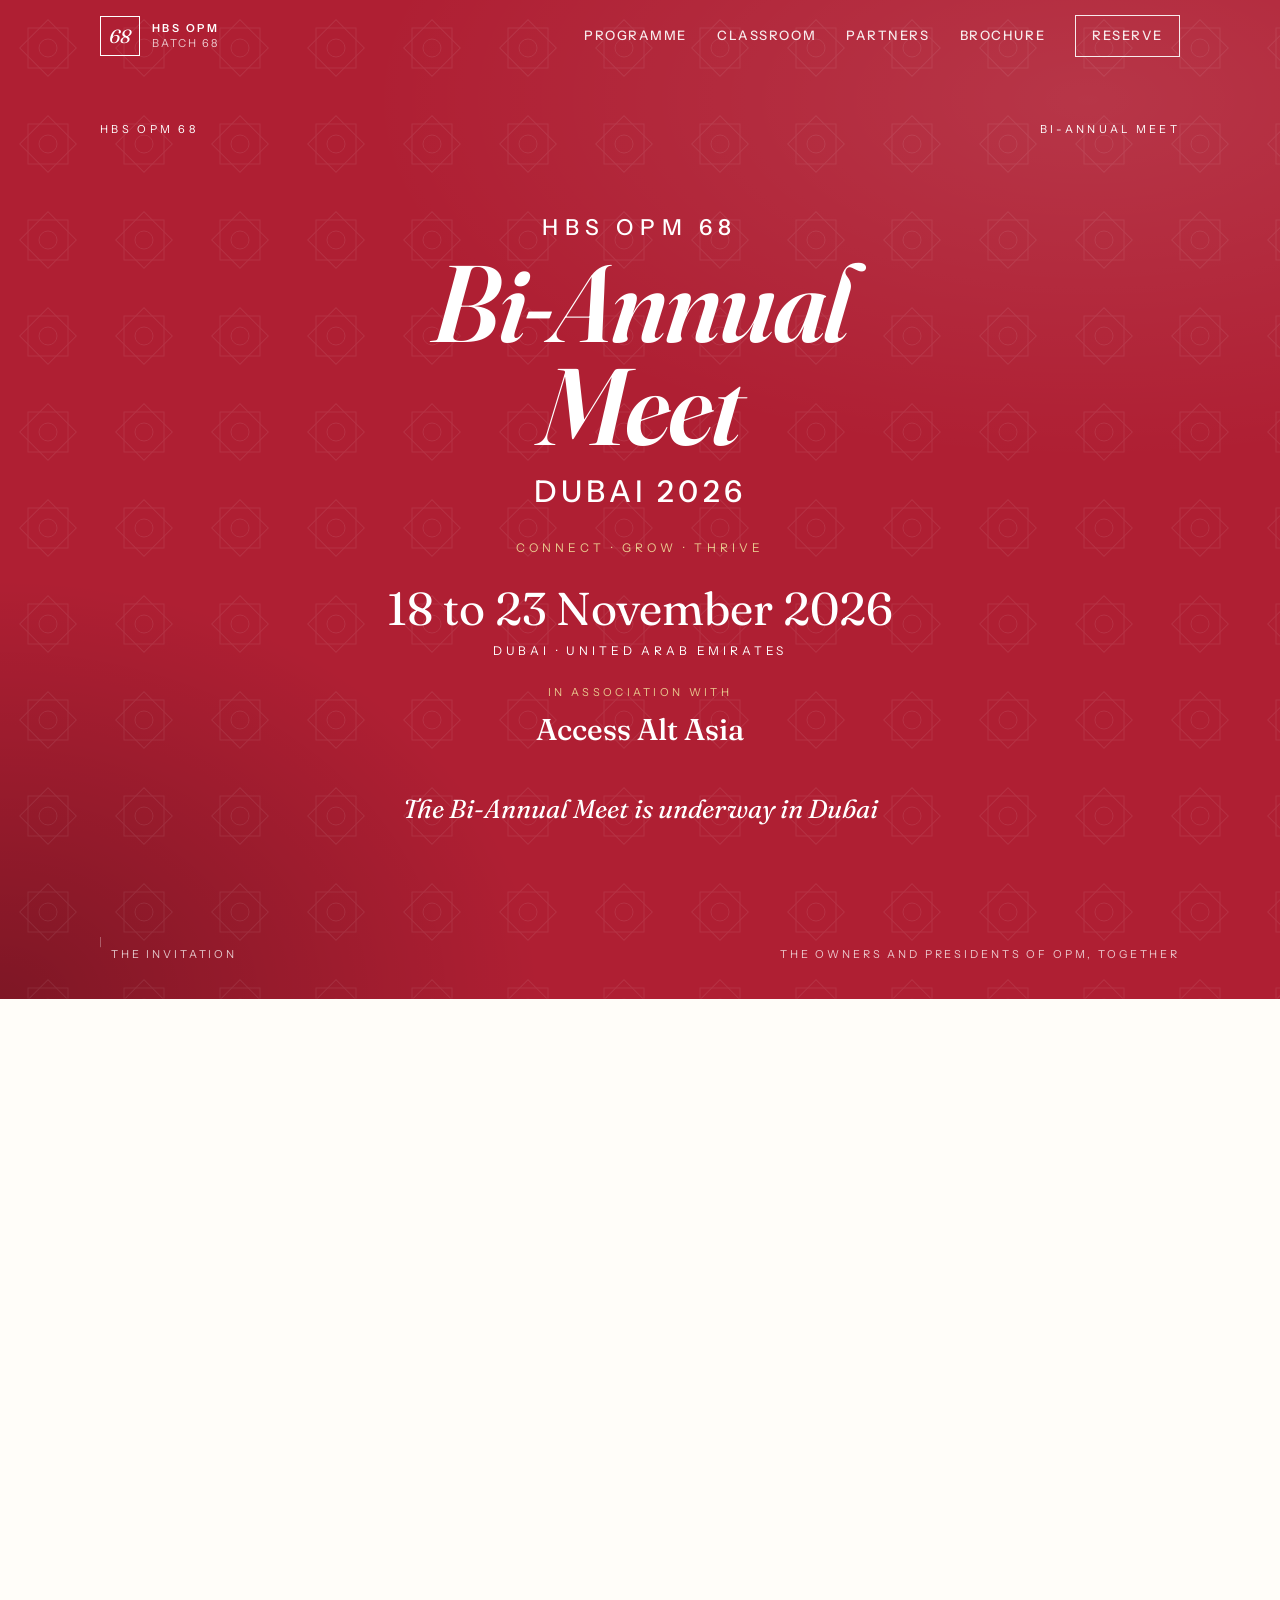
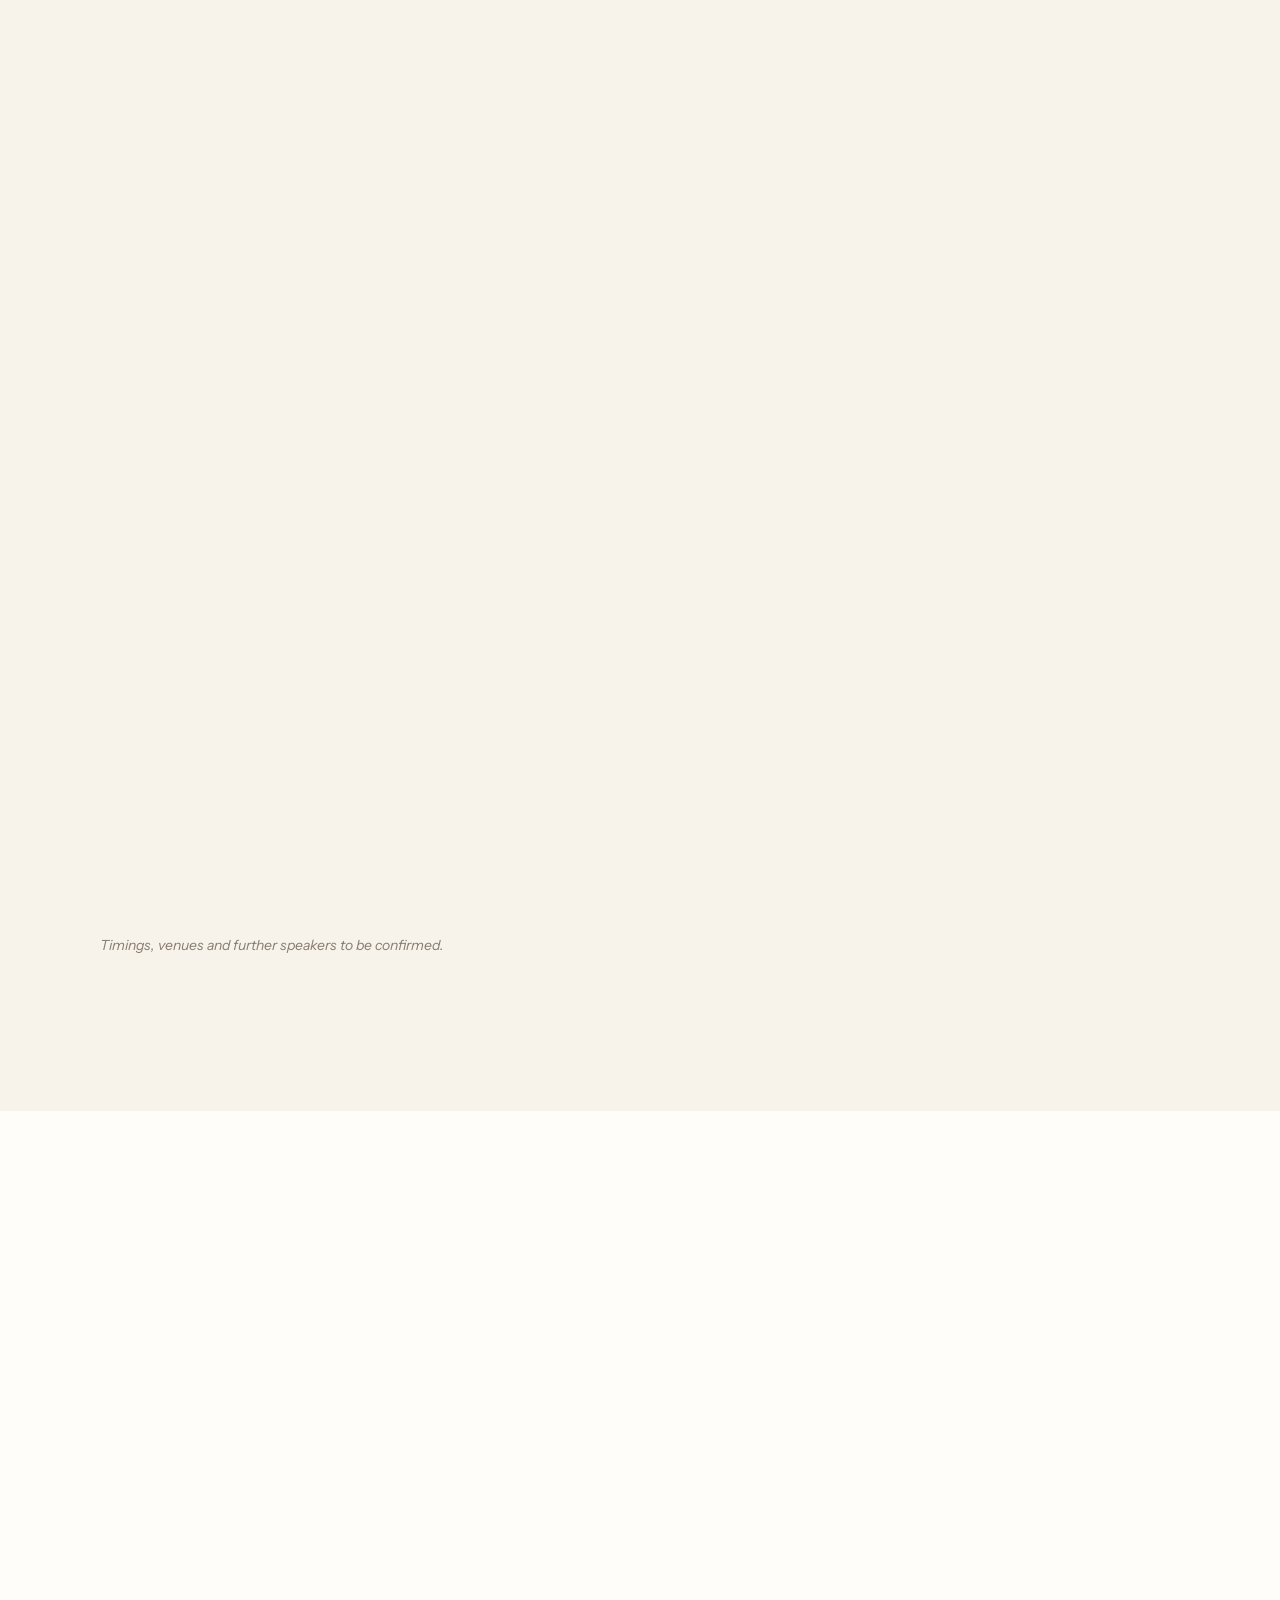
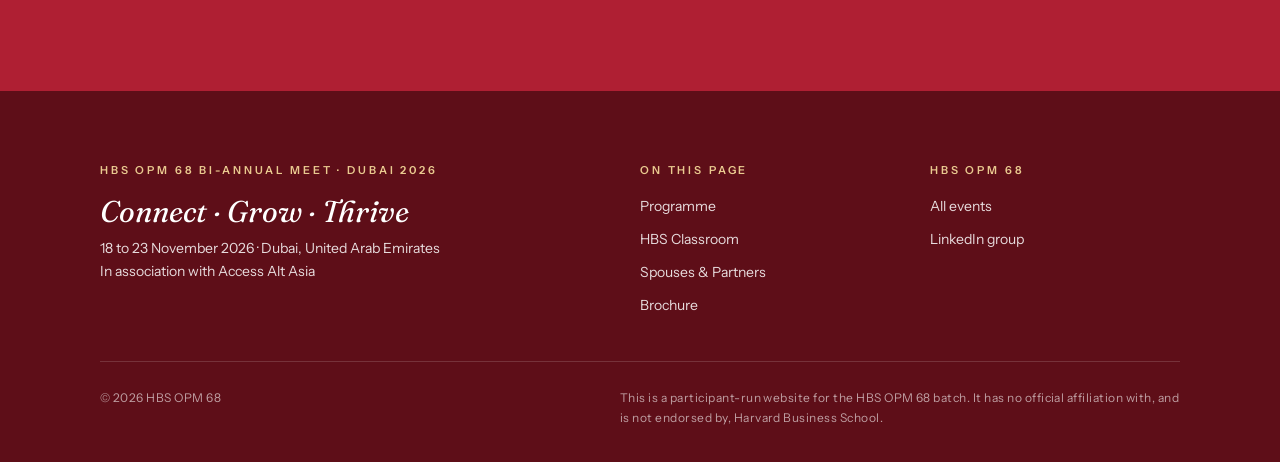
<file: events/ignite-dubai-2026/index.html>
<!doctype html>
<html lang="en-GB"><head><meta charset="utf-8">
<title>Moved · HBS OPM 68 Bi-Annual Meet</title>
<meta http-equiv="refresh" content="0; url=/events/bi-annual-meet-dubai-2026/">
<link rel="canonical" href="https://hbsopm68.com/events/bi-annual-meet-dubai-2026/">
<meta name="robots" content="noindex"></head>
<body><p>This page has moved to <a href="/events/bi-annual-meet-dubai-2026/">the HBS OPM 68 Bi-Annual Meet</a>.</p></body></html>
</file>
<file: assets/site.css>
/* HBS OPM 68 · site styles */
:root {
  --crimson: #af1f33;
  --crimson-deep: #861523;
  --crimson-ink: #5e0e18;
  --cream: #f8f3ea;
  --cream-2: #f1e9dc;
  --paper: #fffdf9;
  --ink: #1d1a17;
  --ink-2: #4a443d;
  --muted: #857c71;
  --line: #e4d9c8;
  --gold: #e9c98f;
  --serif: "Fraunces", Georgia, serif;
  --sans: "Instrument Sans", system-ui, -apple-system, "Segoe UI", sans-serif;
  --max: 1160px;
  --gutter: clamp(16px, 4vw, 40px);
  --radius: 4px;
}

*, *::before, *::after { box-sizing: border-box; }
html { scroll-behavior: smooth; -webkit-text-size-adjust: 100%; }
body {
  margin: 0;
  background: var(--paper);
  color: var(--ink);
  font-family: var(--sans);
  font-size: 17px;
  line-height: 1.65;
  -webkit-font-smoothing: antialiased;
  overflow-x: hidden;
}
img { max-width: 100%; height: auto; display: block; }
a { color: inherit; }
::selection { background: var(--crimson); color: #fff; }

.wrap { width: 100%; max-width: var(--max); margin: 0 auto; padding: 0 var(--gutter); }

/* type */
.eyebrow {
  font-family: var(--sans);
  font-size: 12px;
  font-weight: 600;
  letter-spacing: .28em;
  text-transform: uppercase;
  color: var(--crimson);
  margin: 0 0 18px;
}
.eyebrow.light { color: var(--gold); }
h1, h2, h3 { font-family: var(--serif); font-weight: 500; line-height: 1.08; margin: 0; letter-spacing: -.01em; }
h2 { font-size: clamp(34px, 5vw, 56px); }
h2 em, h1 em { font-style: italic; color: var(--crimson); }
.on-crimson h2 em, .on-crimson h1 em { color: var(--gold); }
h3 { font-size: clamp(22px, 2.4vw, 28px); }
.lede { font-size: clamp(18px, 1.6vw, 21px); color: var(--ink-2); max-width: 640px; }

/* nav */
.nav {
  position: fixed; inset: 0 0 auto 0; z-index: 50;
  transition: background .35s ease, box-shadow .35s ease, color .35s ease;
  color: #fff;
}
.nav .wrap { display: flex; align-items: center; justify-content: space-between; height: 72px; }
.nav.solid { background: rgba(255, 253, 249, .94); backdrop-filter: blur(12px); -webkit-backdrop-filter: blur(12px); box-shadow: 0 1px 0 var(--line); color: var(--ink); }
.nav.on-light { color: var(--ink); }
.brand { display: flex; align-items: center; gap: 12px; text-decoration: none; }
.brand-mark {
  width: 40px; height: 40px; border: 1.5px solid currentColor; display: grid; place-items: center;
  font-family: var(--serif); font-style: italic; font-size: 19px; line-height: 1;
}
.brand-text { font-size: 11px; letter-spacing: .22em; text-transform: uppercase; font-weight: 600; line-height: 1.35; }
.brand-text span { display: block; font-weight: 400; opacity: .75; letter-spacing: .18em; }
.nav-links { display: flex; gap: 30px; align-items: center; }
.nav-links a { text-decoration: none; font-size: 13px; letter-spacing: .12em; text-transform: uppercase; font-weight: 500; opacity: .9; }
.nav-links a:hover { opacity: 1; text-decoration: underline; text-underline-offset: 6px; }
.nav-cta { border: 1px solid currentColor; padding: 9px 16px; }
.nav-toggle { display: none; background: none; border: 0; color: inherit; padding: 8px; cursor: pointer; }
.nav-toggle svg { width: 26px; height: 26px; }
@media (max-width: 860px) {
  .nav-toggle { display: block; }
  .nav-links {
    position: fixed; inset: 72px 0 auto 0; flex-direction: column; align-items: stretch; gap: 0;
    background: var(--paper); color: var(--ink); padding: 8px var(--gutter) 24px;
    box-shadow: 0 12px 30px rgba(0,0,0,.08); transform: translateY(-8px); opacity: 0; pointer-events: none;
    transition: opacity .25s ease, transform .25s ease;
  }
  .nav-links a { padding: 16px 0; border-bottom: 1px solid var(--line); font-size: 14px; }
  .nav-cta { border: 0; }
  .nav.open .nav-links { opacity: 1; transform: none; pointer-events: auto; }
  .nav.open { background: var(--paper); color: var(--ink); }
}

/* buttons */
.btn {
  display: inline-flex; align-items: center; gap: 10px; text-decoration: none; cursor: pointer;
  font-family: var(--sans); font-size: 13px; font-weight: 600; letter-spacing: .14em; text-transform: uppercase;
  padding: 16px 26px; border: 1px solid transparent; border-radius: var(--radius);
  transition: background .2s ease, color .2s ease, border-color .2s ease, transform .2s ease;
}
.btn svg { width: 16px; height: 16px; flex: none; }
.btn:hover { transform: translateY(-1px); }
.btn-crimson { background: var(--crimson); color: #fff; }
.btn-crimson:hover { background: var(--crimson-deep); }
.btn-light { background: var(--cream); color: var(--crimson-ink); }
.btn-light:hover { background: #fff; }
.btn-ghost { border-color: currentColor; color: inherit; background: transparent; }
.btn-ghost:hover { background: rgba(255,255,255,.08); }
.btn-row { display: flex; flex-wrap: wrap; gap: 14px; }

/* sections */
section { position: relative; overflow-x: clip; }
.pad { padding: clamp(80px, 11vw, 140px) 0; }
.on-crimson { background: var(--crimson); color: #fff; }
.on-cream { background: var(--cream); }
.section-head { display: grid; grid-template-columns: 1fr; gap: 20px; margin-bottom: clamp(40px, 6vw, 72px); }
@media (min-width: 900px) { .section-head.split { grid-template-columns: 1fr 1fr; align-items: end; gap: 60px; } }
.rule { width: 64px; height: 1px; background: currentColor; opacity: .6; border: 0; margin: 28px 0; }

/* hero */
.hero {
  min-height: 100svh; display: flex; align-items: center; color: #fff; overflow: hidden;
  background:
    radial-gradient(1200px 600px at 85% 10%, rgba(255,255,255,.10), transparent 60%),
    radial-gradient(900px 700px at 0% 100%, rgba(0,0,0,.28), transparent 60%),
    var(--crimson);
  padding: 120px 0 80px;
}
.hero .wrap { position: relative; z-index: 2; }
.hero-pattern { position: absolute; inset: 0; opacity: .08; z-index: 1; pointer-events: none; }
.hero-kicker { display: flex; justify-content: space-between; gap: 20px; font-size: 11px; letter-spacing: .3em; text-transform: uppercase; opacity: .8; margin-bottom: clamp(40px, 8vh, 90px); }
.hero h1 { font-size: clamp(64px, 13vw, 176px); line-height: .9; font-weight: 400; }
.hero h1 .num { font-style: italic; display: inline-block; }
.hero-sub { font-family: var(--serif); font-style: italic; font-size: clamp(22px, 2.6vw, 32px); margin: 26px 0 10px; opacity: .95; }
.hero-tag { font-size: 12px; letter-spacing: .34em; text-transform: uppercase; color: var(--gold); margin: 0 0 44px; }
.hero-foot { position: absolute; left: 0; right: 0; bottom: 28px; z-index: 2; }
.hero-foot .wrap { display: flex; justify-content: space-between; align-items: center; font-size: 11px; letter-spacing: .26em; text-transform: uppercase; opacity: .75; }
.scroll-cue { display: inline-flex; align-items: center; gap: 10px; text-decoration: none; }
.scroll-cue i { width: 1px; height: 34px; background: currentColor; display: block; animation: cue 2.2s ease-in-out infinite; transform-origin: top; }
@keyframes cue { 0%,100% { transform: scaleY(.3); opacity: .4; } 50% { transform: scaleY(1); opacity: 1; } }
@media (max-width: 600px) { .hero-foot .hide-sm { display: none; } }

/* intro / about */
.about-grid { display: grid; gap: 50px; }
@media (min-width: 900px) { .about-grid { grid-template-columns: 5fr 6fr; gap: 90px; } }
.big-quote { font-family: var(--serif); font-size: clamp(28px, 3.4vw, 42px); line-height: 1.25; margin: 0; }
.big-quote em { color: var(--crimson); }
.pillars { display: grid; gap: 0; margin-top: 10px; }
.pillar { display: grid; grid-template-columns: 56px 1fr; gap: 16px; padding: 24px 0; border-top: 1px solid var(--line); }
.pillar:last-child { border-bottom: 1px solid var(--line); }
.pillar b { font-family: var(--serif); font-style: italic; font-weight: 400; font-size: 28px; color: var(--crimson); line-height: 1; }
.pillar h3 { font-size: 22px; margin-bottom: 6px; }
.pillar p { margin: 0; color: var(--ink-2); font-size: 16px; }

/* featured event */
.feature { display: grid; gap: 0; background: var(--crimson); color: #fff; border-radius: var(--radius); overflow: hidden; box-shadow: 0 30px 60px -30px rgba(94,14,24,.55); }
@media (min-width: 900px) { .feature { grid-template-columns: 5fr 6fr; } }
.feature-media { background: var(--crimson-deep); display: grid; place-items: center; padding: clamp(28px, 4vw, 54px); }
.feature-media img { width: 100%; max-width: 360px; box-shadow: 0 24px 50px rgba(0,0,0,.35); border-radius: 2px; }
.feature-body { padding: clamp(32px, 5vw, 64px); display: flex; flex-direction: column; }
.feature-body h3 { font-size: clamp(40px, 5vw, 64px); font-weight: 400; }
.feature-body h3 em { font-style: italic; }
.feature-meta { display: flex; flex-wrap: wrap; gap: 8px 24px; font-size: 12px; letter-spacing: .2em; text-transform: uppercase; color: var(--gold); margin: 16px 0 24px; }
.feature-body p { opacity: .92; margin: 0 0 28px; }
.feature-body .btn-row { margin-top: auto; }

/* countdown */
.countdown { display: flex; gap: clamp(10px, 2vw, 22px); margin: 6px 0 32px; flex-wrap: wrap; }
.countdown div { min-width: 64px; }
.countdown b { display: block; font-family: var(--serif); font-size: clamp(34px, 4vw, 48px); font-weight: 400; line-height: 1; font-variant-numeric: tabular-nums; }
.countdown span { font-size: 10px; letter-spacing: .24em; text-transform: uppercase; opacity: .75; }
.countdown.dark b { color: var(--crimson); }
.countdown.dark span { color: var(--muted); opacity: 1; }

/* event list */
.events { display: grid; gap: 0; border-top: 1px solid var(--line); }
.event-row {
  display: grid; grid-template-columns: 90px 1fr auto; gap: 20px; align-items: center;
  padding: 28px 0; border-bottom: 1px solid var(--line); text-decoration: none; transition: background .2s ease;
}
a.event-row:hover { background: var(--cream); }
a.event-row:hover .arrow { transform: translateX(6px); color: var(--crimson); }
.event-date { font-family: var(--serif); line-height: 1; }
.event-date b { display: block; font-size: 40px; font-weight: 400; color: var(--crimson); }
.event-date span { font-family: var(--sans); font-size: 11px; letter-spacing: .22em; text-transform: uppercase; color: var(--muted); }
.event-row h3 { font-size: clamp(22px, 2.6vw, 30px); }
.event-row p { margin: 4px 0 0; color: var(--ink-2); font-size: 15px; }
.tag { display: inline-block; font-size: 10px; font-weight: 600; letter-spacing: .2em; text-transform: uppercase; padding: 5px 10px; border-radius: 99px; background: var(--crimson); color: #fff; margin-left: 10px; vertical-align: middle; }
.tag.soft { background: var(--cream-2); color: var(--ink-2); }
.arrow { width: 28px; height: 28px; color: var(--muted); transition: transform .25s ease, color .25s ease; }
.event-row.tbc { opacity: .75; }
.event-row.tbc .event-date b { color: var(--muted); font-style: italic; }
@media (max-width: 600px) {
  .event-row { grid-template-columns: 64px 1fr; padding: 22px 0; }
  .event-row .arrow { display: none; }
  .event-date b { font-size: 32px; }
}

/* connect cards */
.cards { display: grid; gap: 1px; background: var(--line); border: 1px solid var(--line); }
@media (min-width: 700px) { .cards { grid-template-columns: repeat(2, 1fr); } }
@media (min-width: 1000px) { .cards { grid-template-columns: repeat(3, 1fr); } }
.card { background: var(--paper); padding: 34px 28px; text-decoration: none; display: flex; flex-direction: column; gap: 10px; transition: background .2s ease; min-height: 210px; }
.card:hover { background: var(--cream); }
.card small { font-size: 11px; letter-spacing: .24em; text-transform: uppercase; color: var(--crimson); font-weight: 600; }
.card h3 { font-size: 24px; }
.card p { margin: 0; color: var(--ink-2); font-size: 15px; word-break: break-word; }
.card .go { margin-top: auto; font-size: 13px; color: var(--crimson); font-weight: 600; letter-spacing: .08em; }

/* footer */
.footer { background: var(--crimson-ink); color: rgba(255,255,255,.85); padding: 70px 0 34px; font-size: 14px; }
.footer-top { display: grid; gap: 40px; padding-bottom: 44px; border-bottom: 1px solid rgba(255,255,255,.15); }
@media (min-width: 800px) { .footer-top { grid-template-columns: 2fr 1fr 1fr; } }
.footer h4 { font-family: var(--sans); font-size: 11px; letter-spacing: .26em; text-transform: uppercase; color: var(--gold); margin: 0 0 16px; font-weight: 600; }
.footer ul { list-style: none; padding: 0; margin: 0; display: grid; gap: 10px; }
.footer a { text-decoration: none; }
.footer a:hover { color: #fff; text-decoration: underline; text-underline-offset: 4px; }
.footer-sign { font-family: var(--serif); font-style: italic; font-size: 30px; color: #fff; margin: 14px 0 8px; line-height: 1.15; }
.footer-bottom span:last-child { max-width: 560px; }
.footer-bottom { display: flex; flex-wrap: wrap; gap: 10px 30px; justify-content: space-between; padding-top: 26px; font-size: 12px; opacity: .7; letter-spacing: .04em; }

/* ===== Event page ===== */
.ev-hero { min-height: 100svh; }
.ev-hero h1 { font-size: clamp(58px, 8.5vw, 112px); font-style: italic; font-weight: 600; line-height: .94; letter-spacing: -.02em; }
.ev-hero .assoc { margin: -14px 0 34px; }
.ev-hero .assoc small { display: block; font-size: 11px; letter-spacing: .3em; text-transform: uppercase; color: var(--gold); }
.ev-hero .assoc b { display: block; font-family: var(--serif); font-weight: 500; font-size: clamp(22px, 2.6vw, 30px); margin-top: 4px; }
.ev-hero .pre { font-size: clamp(16px, 2vw, 22px); letter-spacing: .3em; text-transform: uppercase; margin: 0 0 6px; font-weight: 500; }
.ev-hero .city { font-size: clamp(18px, 2.4vw, 30px); letter-spacing: .14em; text-transform: uppercase; margin: 10px 0 0; font-weight: 500; }
.ev-hero .dates { font-family: var(--serif); font-size: clamp(30px, 3.6vw, 46px); margin: 26px 0 6px; line-height: 1.1; }
.ev-hero .where { font-size: 12px; letter-spacing: .32em; text-transform: uppercase; opacity: .85; margin: 0 0 36px; }
.ev-hero .center { text-align: center; }
.ev-hero .center .btn-row, .ev-hero .center .countdown { justify-content: center; }

.stats { display: grid; grid-template-columns: repeat(2, 1fr); gap: 1px; background: var(--line); border: 1px solid var(--line); }
@media (min-width: 760px) { .stats { grid-template-columns: repeat(5, 1fr); } }
.stat { background: var(--paper); padding: 34px 20px; text-align: center; }
.stat b { display: block; font-family: var(--serif); font-size: clamp(44px, 5vw, 64px); font-weight: 400; color: var(--crimson); line-height: 1; }
.stat span { display: block; margin-top: 10px; font-size: 11px; letter-spacing: .22em; text-transform: uppercase; color: var(--ink-2); font-weight: 600; }
@media (max-width: 759px) { .stat:last-child { grid-column: 1 / -1; } }

/* timeline */
.days { border-top: 1px solid var(--crimson); }
.day { display: grid; grid-template-columns: 96px 1fr; gap: 24px; padding: 34px 0; border-bottom: 1px solid var(--line); }
@media (min-width: 900px) { .day { grid-template-columns: 140px 1fr 1fr; gap: 40px; padding: 44px 0; } }
.day-date { color: var(--crimson); line-height: 1; }
.day-date small { display: block; font-size: 11px; letter-spacing: .24em; text-transform: uppercase; font-weight: 600; }
.day-date b { display: block; font-family: var(--serif); font-weight: 400; font-size: clamp(48px, 5vw, 64px); margin: 6px 0; }
.day-main .eyebrow { margin-bottom: 10px; }
.day-main h3 { font-size: clamp(24px, 2.6vw, 32px); margin-bottom: 10px; }
.day-main p { margin: 0; color: var(--ink-2); }
.day-items { list-style: none; margin: 0; padding: 0; display: grid; gap: 12px; align-content: start; }
.day-items li { padding-left: 22px; position: relative; font-size: 16px; }
.day-items li::before { content: ""; position: absolute; left: 0; top: 11px; width: 10px; height: 1px; background: var(--crimson); }
.day-items li b { font-weight: 600; }
.day-note { grid-column: 2 / -1; font-size: 14px; color: var(--muted); margin: -4px 0 0; display: flex; gap: 10px; align-items: baseline; }
.day-note::before { content: "Note"; font-size: 10px; letter-spacing: .2em; text-transform: uppercase; font-weight: 600; color: var(--crimson); }
@media (max-width: 899px) { .day-items { grid-column: 2; } }
.fine { font-size: 14px; color: var(--muted); margin-top: 26px; font-style: italic; }

/* two-up feature blocks */
.duo { display: grid; gap: 24px; }
@media (min-width: 900px) { .duo { grid-template-columns: 1fr 1fr; } }
.panel { padding: clamp(32px, 5vw, 56px); border-radius: var(--radius); display: flex; flex-direction: column; gap: 14px; }
.panel.crimson { background: var(--crimson); color: #fff; }
.panel.cream { background: var(--cream); }
.panel h3 { font-size: clamp(30px, 3.4vw, 42px); }
.panel h3 em { font-style: italic; }
.panel.crimson h3 em { color: var(--gold); }
.panel.cream h3 em { color: var(--crimson); }
.panel p { margin: 0; }
.panel .meta { font-size: 13px; letter-spacing: .1em; opacity: .85; margin-top: auto; padding-top: 18px; border-top: 1px solid currentColor; border-color: rgba(127,127,127,.3); }
.prof { display: flex; gap: 18px; align-items: center; margin: 6px 0; }
.prof .mono { width: 64px; height: 64px; border-radius: 50%; border: 1px solid rgba(255,255,255,.5); display: grid; place-items: center; font-family: var(--serif); font-style: italic; font-size: 22px; flex: none; }
.prof b { font-family: var(--serif); font-size: 24px; font-weight: 500; display: block; line-height: 1.2; }
.prof span { font-size: 14px; opacity: .85; }
.chips { display: flex; flex-wrap: wrap; gap: 8px; }
.chip { font-size: 12px; letter-spacing: .06em; padding: 7px 12px; border: 1px solid rgba(127,127,127,.35); border-radius: 99px; }
.panel.crimson .chip { border-color: rgba(255,255,255,.4); }

/* download band */
.download { display: grid; gap: 40px; align-items: center; }
@media (min-width: 900px) { .download { grid-template-columns: 1fr 1.2fr; gap: 80px; } }
.pdf-stack { position: relative; max-width: 380px; margin: 0 auto; width: 100%; }
.pdf-stack img { position: relative; z-index: 2; box-shadow: 0 30px 60px -20px rgba(0,0,0,.5); border-radius: 2px; transform: rotate(-2deg); }
.pdf-stack::before { content: ""; position: absolute; inset: 0; background: var(--cream); transform: rotate(4deg) translate(16px, 6px); z-index: 1; border-radius: 2px; opacity: .9; }
.file-meta { display: flex; gap: 18px; font-size: 12px; letter-spacing: .18em; text-transform: uppercase; opacity: .75; margin: 18px 0 0; flex-wrap: wrap; }

/* committee */
.committee { display: grid; gap: 50px; }
@media (min-width: 900px) { .committee { grid-template-columns: 2fr 1fr; gap: 80px; } }
.people { display: grid; grid-template-columns: repeat(auto-fill, minmax(190px, 1fr)); gap: 14px; list-style: none; padding: 0; margin: 0; }
.person { display: flex; align-items: center; gap: 14px; padding: 14px; background: var(--paper); border: 1px solid var(--line); border-radius: var(--radius); }
.person i { font-style: normal; width: 44px; height: 44px; border-radius: 50%; background: var(--crimson); color: #fff; display: grid; place-items: center; font-family: var(--serif); font-size: 16px; flex: none; }
.person span { font-size: 15px; font-weight: 500; line-height: 1.3; }
.committee h3 { font-size: 13px; font-family: var(--sans); letter-spacing: .24em; text-transform: uppercase; font-weight: 600; color: var(--crimson); margin-bottom: 18px; }

/* contact list */
.contact-grid { display: grid; gap: 1px; background: rgba(255,255,255,.18); border: 1px solid rgba(255,255,255,.18); }
@media (min-width: 760px) { .contact-grid { grid-template-columns: repeat(2, 1fr); } }
@media (min-width: 1100px) { .contact-grid { grid-template-columns: repeat(4, 1fr); } }
.contact { background: var(--crimson); padding: 30px 26px; text-decoration: none; display: flex; flex-direction: column; gap: 8px; transition: background .2s ease; }
.contact:hover { background: var(--crimson-deep); }
.contact small { font-size: 11px; letter-spacing: .24em; text-transform: uppercase; color: var(--gold); font-weight: 600; }
.contact b { font-family: var(--serif); font-size: 22px; font-weight: 500; }
.contact span { font-size: 14px; opacity: .85; word-break: break-word; }

/* reveal */
.reveal { opacity: 0; transform: translateY(22px); transition: opacity .9s cubic-bezier(.2,.7,.2,1), transform .9s cubic-bezier(.2,.7,.2,1); }
.reveal.in { opacity: 1; transform: none; }
@media (prefers-reduced-motion: reduce) {
  .reveal { opacity: 1; transform: none; transition: none; }
  html { scroll-behavior: auto; }
  .scroll-cue i { animation: none; }
}
/* click-to-reveal email */
.email-btn { font: inherit; font-size: 13px; font-weight: 600; letter-spacing: .08em; color: var(--crimson); background: none; border: 0; padding: 0; cursor: pointer; text-decoration: underline; text-underline-offset: 4px; text-align: left; }
.email-btn.go { margin-top: auto; }
.email-btn.inline { color: inherit; font-weight: 500; letter-spacing: 0; font-size: 14px; }
.email-btn.light { color: #fff; font-weight: 500; letter-spacing: .02em; font-size: 14px; }
.email-btn:hover { opacity: .8; }
.email-shown { word-break: break-all; font-weight: 600; }
.card .email-shown { color: var(--crimson); margin-top: auto; font-size: 15px; }
.contact .email-shown { color: #fff; }
.sr { position: absolute; width: 1px; height: 1px; overflow: hidden; clip: rect(0 0 0 0); white-space: nowrap; }

/* Phones: start hero content just below the nav instead of centring it in a full-screen block */
@media (max-width: 700px) {
  .nav .wrap { height: 64px; }
  .nav-links { inset: 64px 0 auto 0; }
  .hero, .ev-hero { min-height: 0; align-items: flex-start; padding: 92px 0 56px; }
  .hero-kicker { margin-bottom: 22px; font-size: 10px; letter-spacing: .22em; }
  .hero-kicker span + span { display: none; }
  .ev-hero .hero-kicker { display: none; }
  .hero-foot { display: none; }
  .hero h1 { font-size: 72px; }
  .hero-sub { margin-top: 16px; }
  .hero-tag { margin-bottom: 32px; }
  .ev-hero h1 { font-size: 58px; }
  .ev-hero .pre { font-size: 14px; margin-bottom: 8px; }
  .ev-hero .dates { margin-top: 22px; }
  .ev-hero .where { margin-bottom: 26px; }
  .ev-hero .assoc { margin: -8px 0 26px; }
  .ev-hero .countdown { margin-bottom: 28px; }
}
</file>
